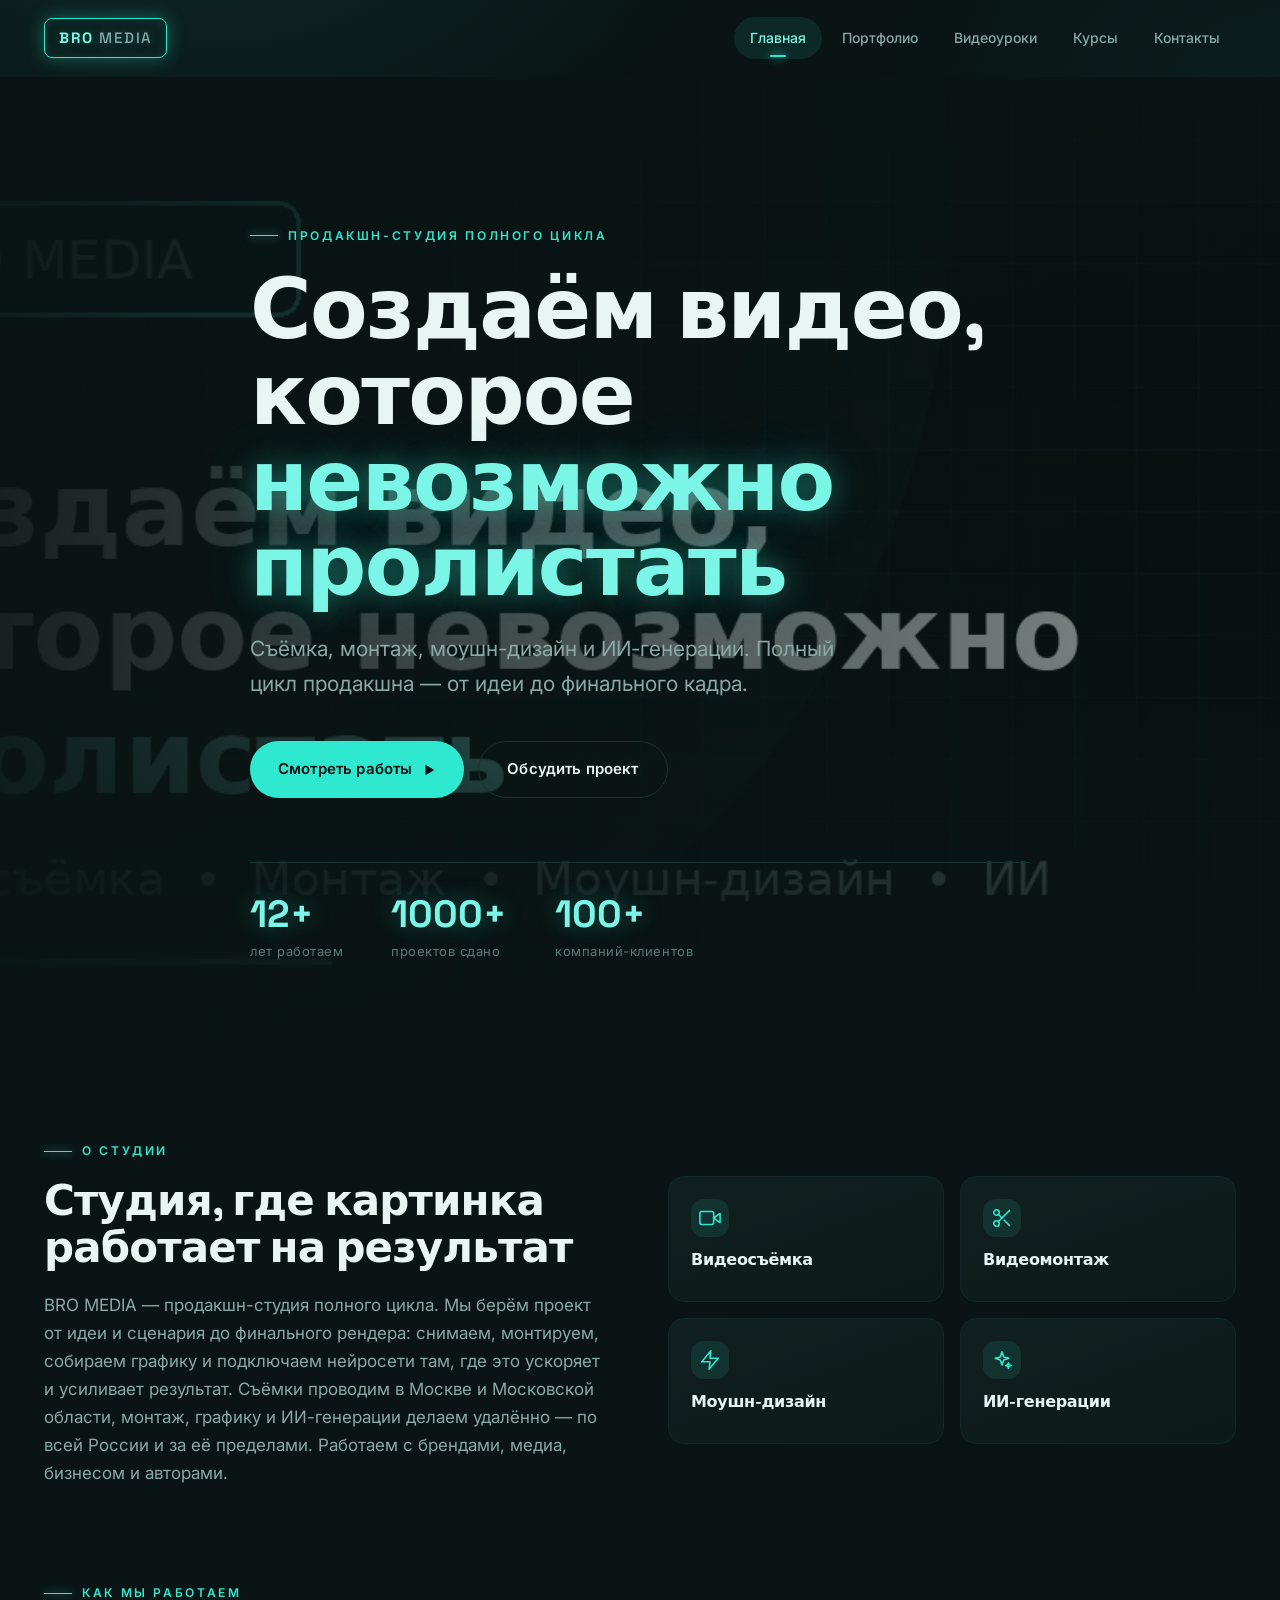
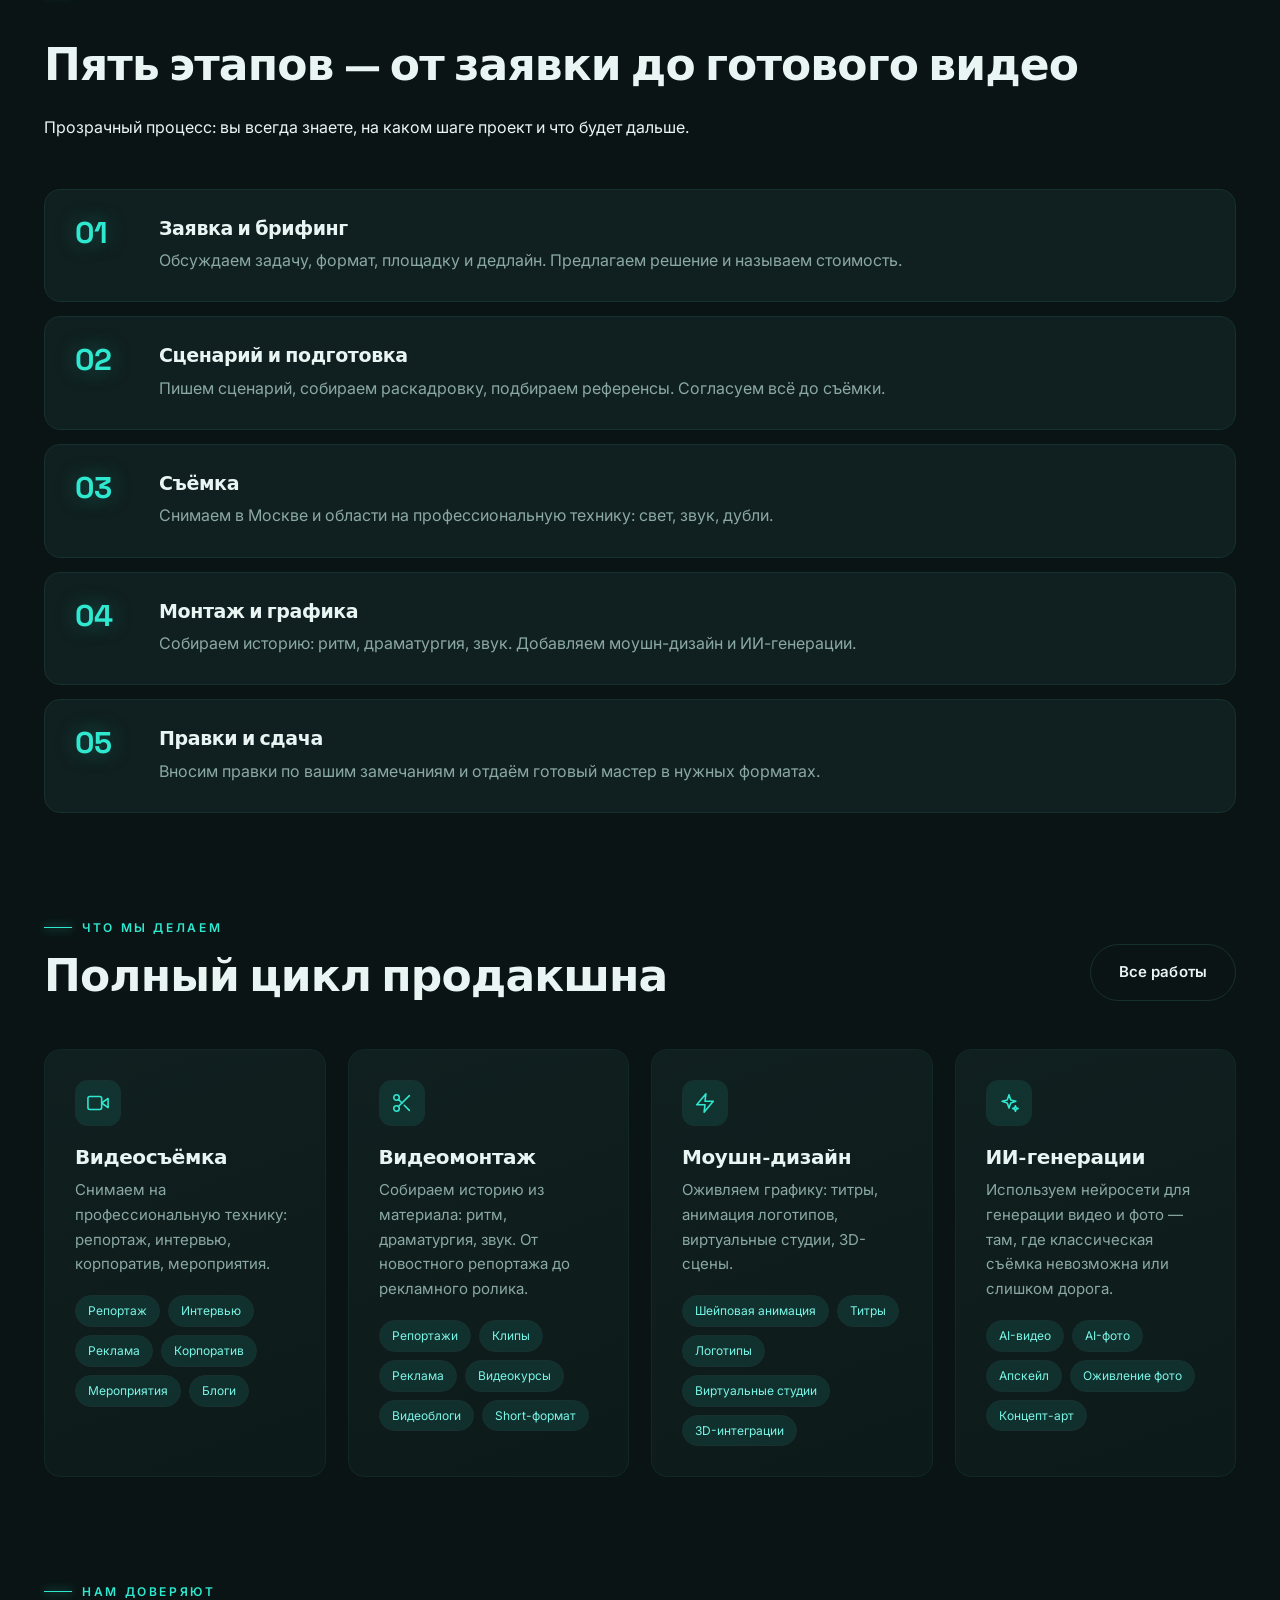
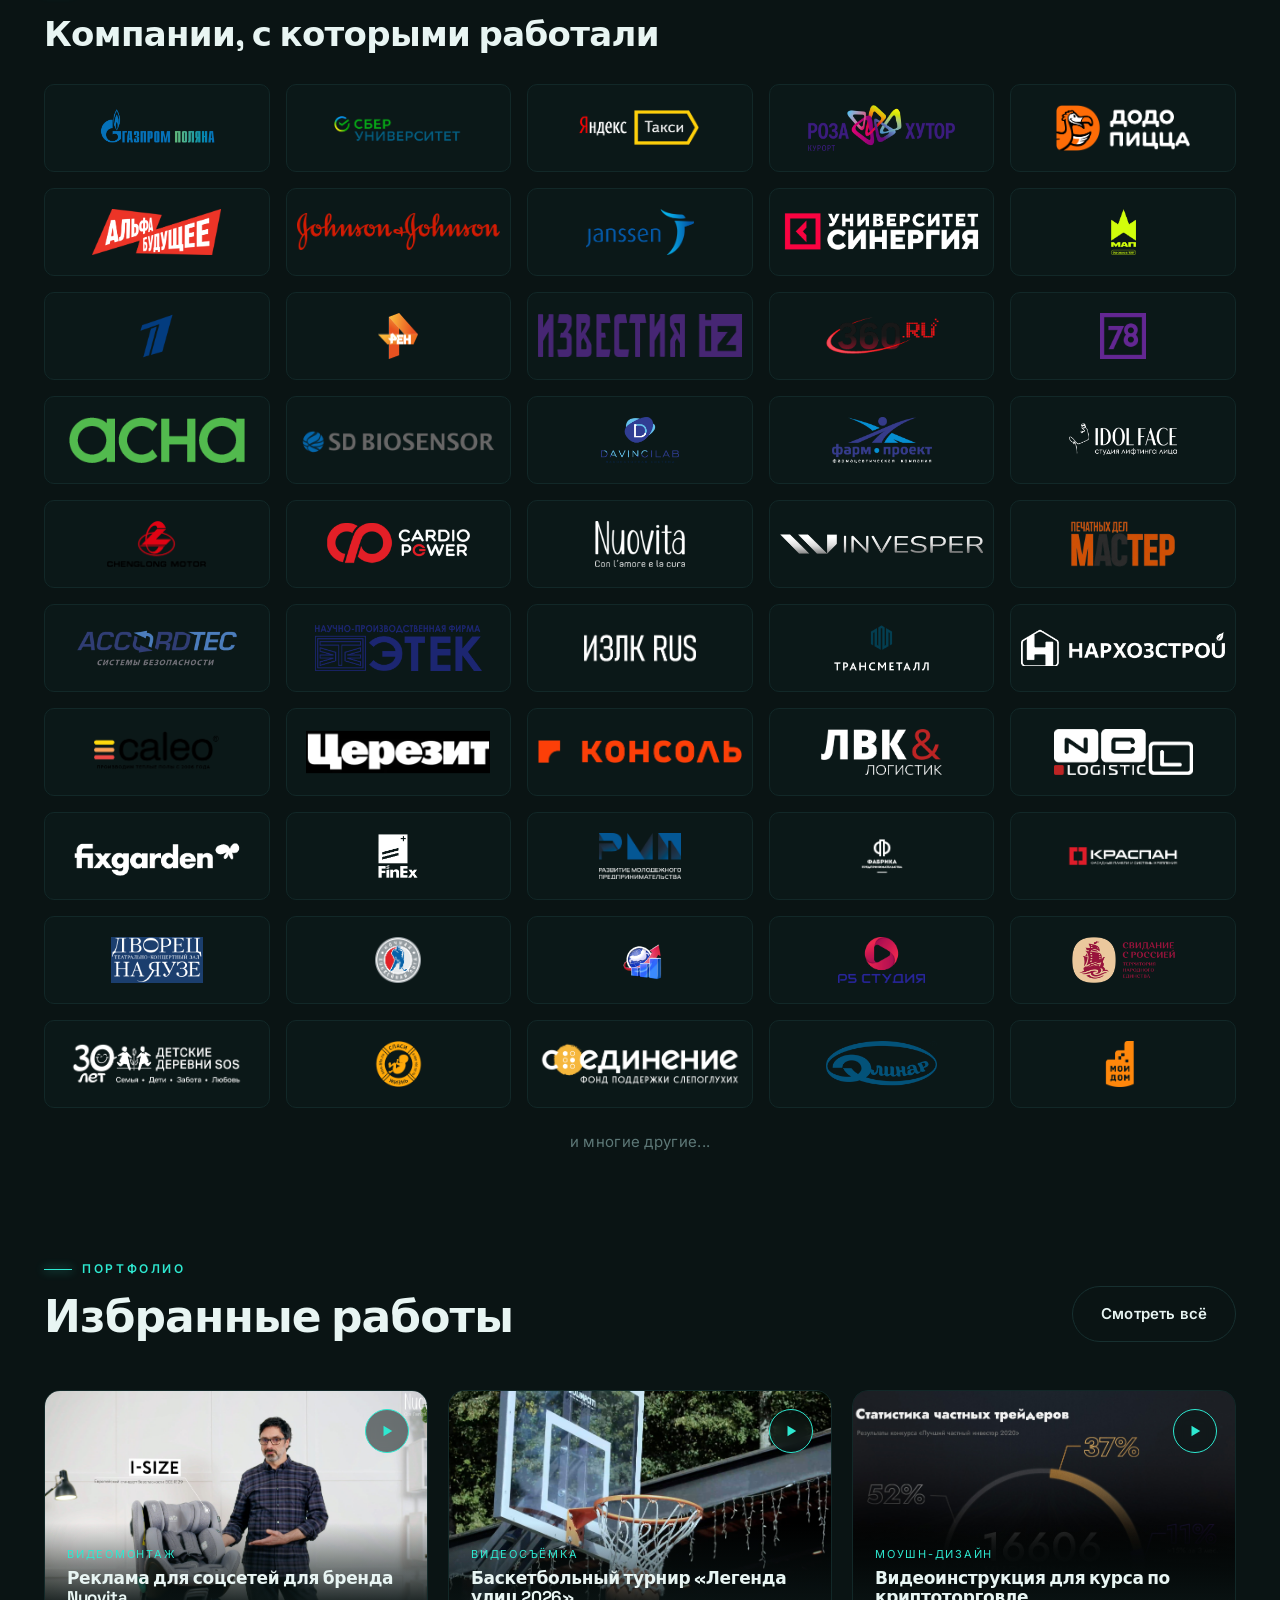
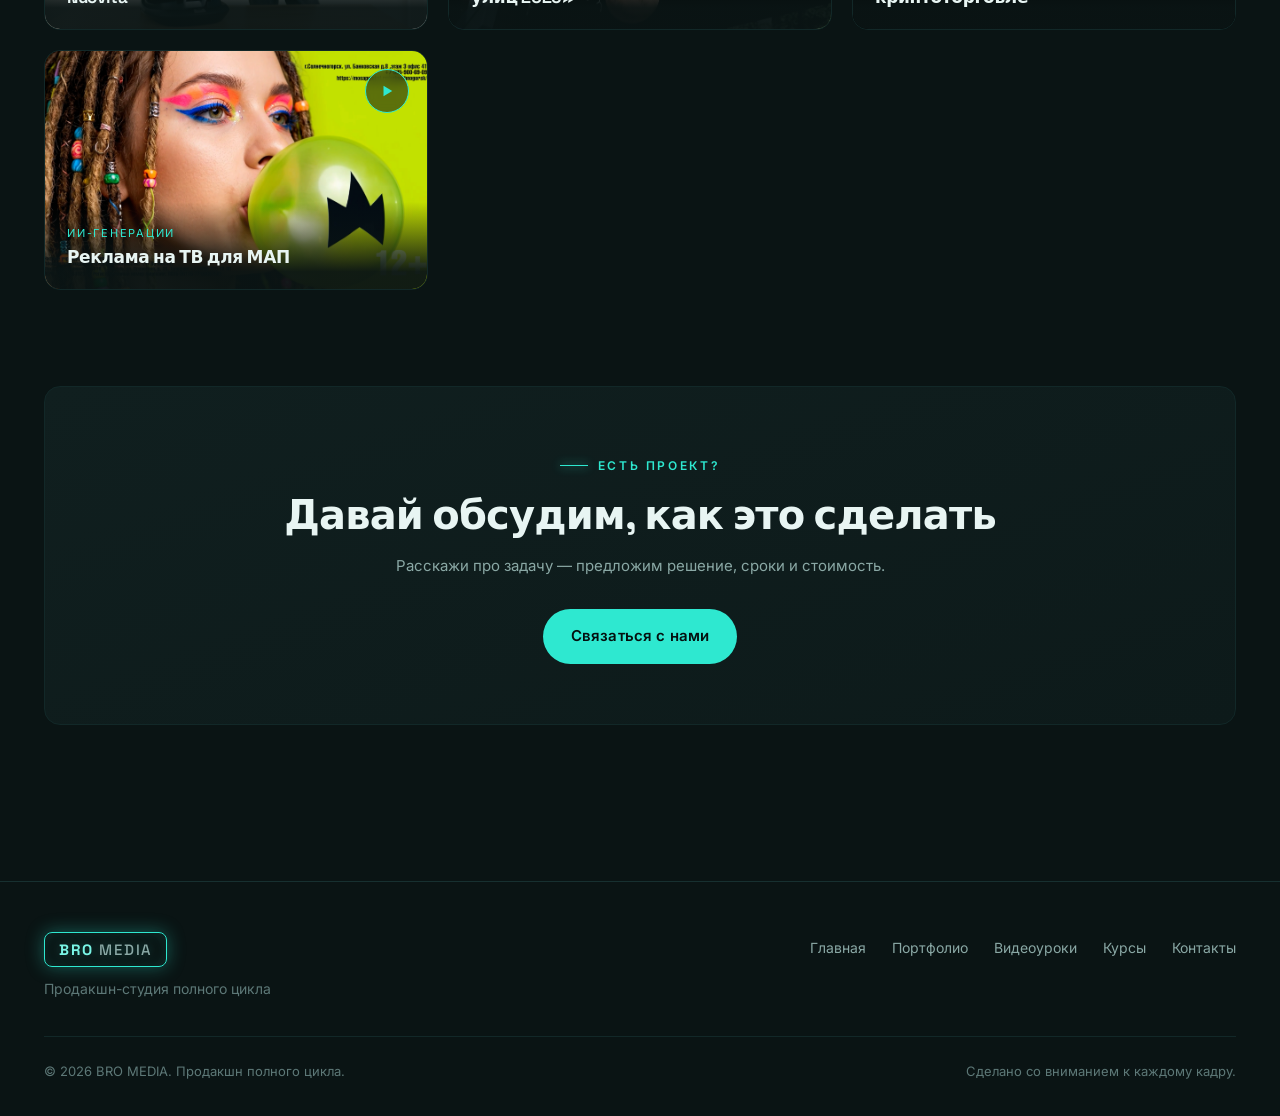
<file: index.html>
<!DOCTYPE html>
<html lang="ru">
<head>
<meta charset="UTF-8">
<meta name="viewport" content="width=device-width, initial-scale=1">
<title>BRO MEDIA — продакшн-студия полного цикла</title>
<meta name="description" content="BRO MEDIA — видеосъёмка, видеомонтаж, моушн-дизайн и ИИ-генерации. Продакшн полного цикла: от идеи до финального кадра.">
<link rel="canonical" href="https://bromedia.pro/">

<!-- favicon -->
<link rel="icon" href="favicon.ico" sizes="any">
<link rel="icon" type="image/png" href="assets/img/favicon-32.png" sizes="32x32">
<link rel="icon" type="image/png" href="assets/img/favicon-192.png" sizes="192x192">
<link rel="apple-touch-icon" href="assets/img/favicon-180.png">

<!-- превью для соцсетей и мессенджеров -->
<meta property="og:title" content="BRO MEDIA — продакшн-студия полного цикла">
<meta property="og:description" content="Видеосъёмка, монтаж, моушн-дизайн и ИИ-генерации. Полный цикл: от идеи до финального кадра.">
<meta property="og:type" content="website">
<meta property="og:url" content="https://bromedia.pro/">
<meta property="og:site_name" content="BRO MEDIA">
<meta property="og:image" content="https://bromedia.pro/assets/img/og-preview.jpg">
<meta property="og:image:width" content="1200">
<meta property="og:image:height" content="630">
<meta property="og:locale" content="ru_RU">
<meta name="twitter:card" content="summary_large_image">
<meta name="twitter:title" content="BRO MEDIA — продакшн-студия полного цикла">
<meta name="twitter:description" content="Видеосъёмка, монтаж, моушн-дизайн и ИИ-генерации.">
<meta name="twitter:image" content="https://bromedia.pro/assets/img/og-preview.jpg">
<meta name="theme-color" content="#0a1414">

<!-- облако с видео: прогреваем соединение, чтобы шапка стартовала быстрее -->
<link rel="preconnect" href="https://storage.yandexcloud.net">
<link rel="dns-prefetch" href="https://storage.yandexcloud.net">
<link rel="preconnect" href="https://fonts.googleapis.com">
<link rel="preconnect" href="https://fonts.gstatic.com" crossorigin>
<link href="https://fonts.googleapis.com/css2?family=Space+Grotesk:wght@500;600;700&family=Inter:wght@400;500;600&display=swap" rel="stylesheet">
<link rel="stylesheet" href="assets/css/style.css?v=9.8">
</head>
<body>

<header data-header></header>

<!-- ШАПКА С ВИДЕО -->
<section class="hero" data-hero></section>

<!-- О СТУДИИ -->
<section class="section" data-about style="padding-top:80px;"></section>

<!-- КАК МЫ РАБОТАЕМ -->
<section class="section" data-process style="padding-top:0;"></section>

<!-- УСЛУГИ -->
<section class="section" data-services style="padding-top:0;"></section>

<!-- КЛИЕНТЫ -->
<section class="section" data-clients style="padding-top:0;"></section>

<!-- ПОРТФОЛИО ПРЕВЬЮ -->
<section class="section" data-portfolio-preview style="padding-top:0;"></section>

<!-- CTA -->
<section class="section" style="padding-top:0;">
  <div class="wrap">
    <div class="card reveal" style="text-align:center;padding:60px 40px;">
      <span class="eyebrow" style="justify-content:center;">Есть проект?</span>
      <h2 style="font-size:clamp(26px,4vw,40px);margin:18px 0 16px;">Давай обсудим, как это сделать</h2>
      <p style="color:var(--text-dim);max-width:560px;margin:0 auto 30px;">
        Расскажи про задачу — предложим решение, сроки и стоимость.
      </p>
      <a class="btn btn-primary" href="contacts.html">Связаться с нами</a>
    </div>
  </div>
</section>

<footer data-footer></footer>

<script src="data.js?v=9.8"></script>
<script src="assets/js/main.js?v=9.8"></script>
<!-- ═══ Яндекс.Метрика ═══ -->
<script>
  window.YM_ID = 113482031;   /* единый источник номера счётчика */
  (function(m,e,t,r,i,k,a){m[i]=m[i]||function(){(m[i].a=m[i].a||[]).push(arguments)};
  m[i].l=1*new Date();
  for (var j = 0; j < document.scripts.length; j++) { if (document.scripts[j].src === r) { return; } }
  k=e.createElement(t),a=e.getElementsByTagName(t)[0],k.async=1,k.src=r,a.parentNode.insertBefore(k,a)})
  (window, document, "script", "https://mc.yandex.ru/metrika/tag.js", "ym");

  ym(window.YM_ID, "init", {
    clickmap: true,
    trackLinks: true,
    accurateTrackBounce: true,
    webvisor: true,
    trackHash: true
  });
</script>
<noscript><div><img src="https://mc.yandex.ru/watch/113482031"
  style="position:absolute;left:-9999px;" alt=""></div></noscript>
<!-- ═══ /Яндекс.Метрика ═══ -->

</body>
</html>
</file>
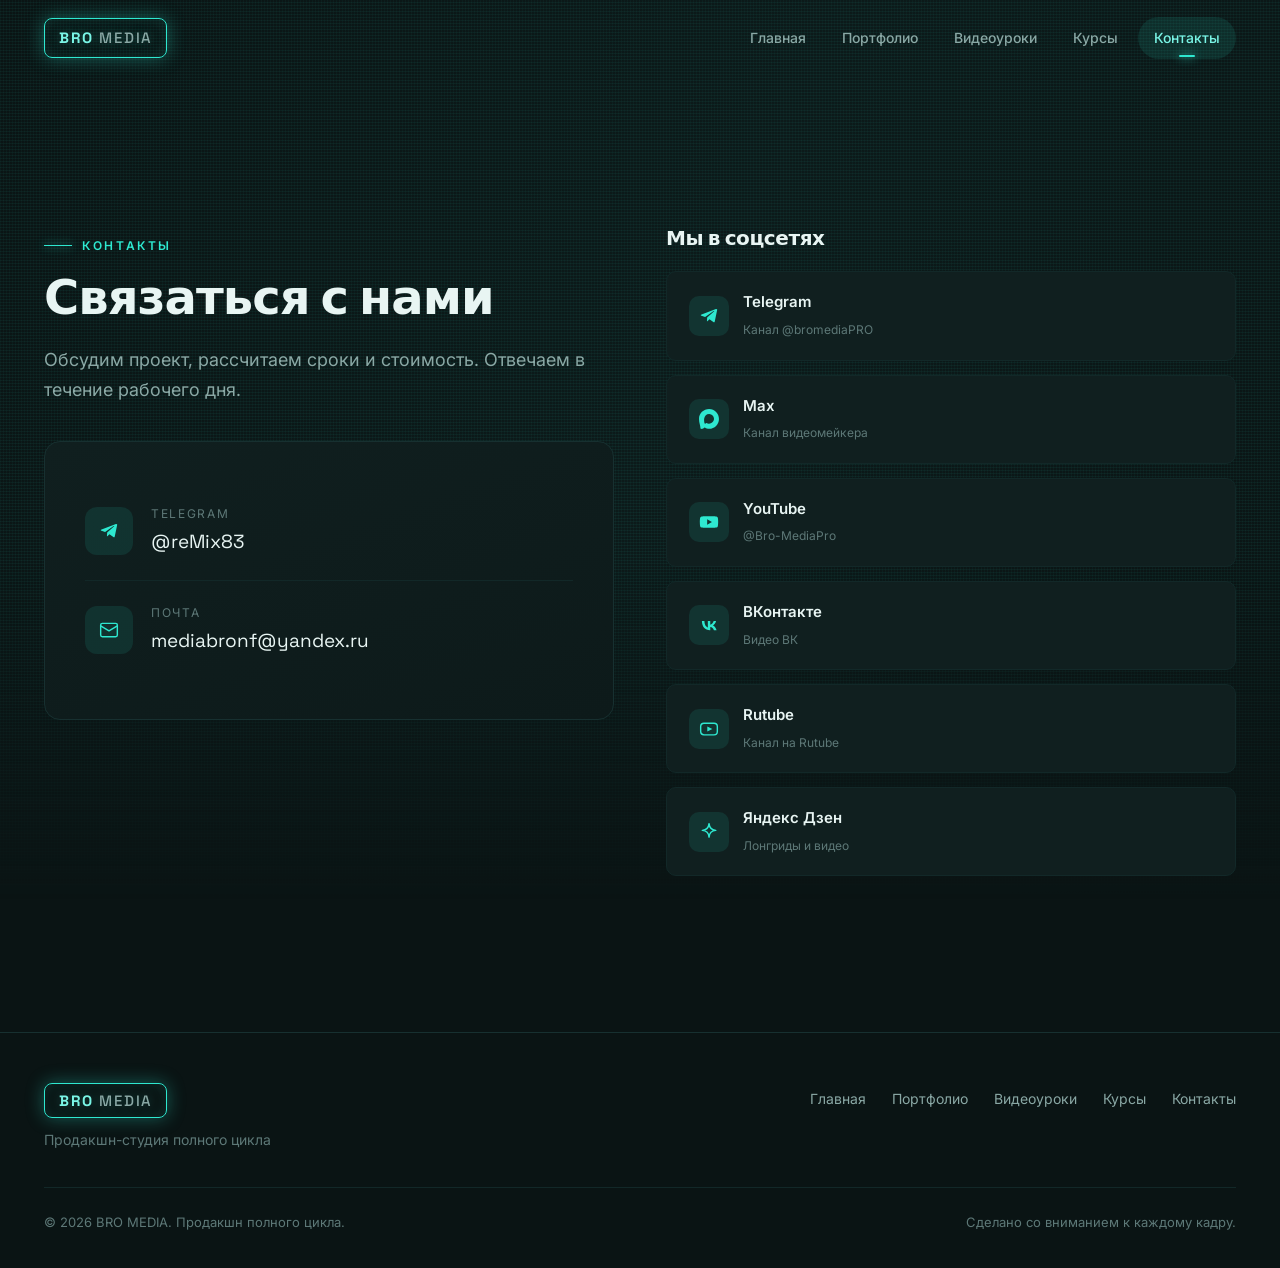
<file: contacts.html>
<!DOCTYPE html>
<html lang="ru">
<head>
<meta charset="UTF-8">
<meta name="viewport" content="width=device-width, initial-scale=1">
<title>Контакты — BRO MEDIA</title>
<meta name="description" content="Свяжитесь со студией BRO MEDIA: Telegram @reMix83, почта mediabronf@yandex.ru.">
<meta name="theme-color" content="#0a1414">
<link rel="canonical" href="https://bromedia.pro/contacts.html">
<link rel="icon" href="favicon.ico" sizes="any">
<link rel="icon" type="image/png" href="assets/img/favicon-32.png" sizes="32x32">
<link rel="apple-touch-icon" href="assets/img/favicon-180.png">
<meta property="og:title" content="Контакты — BRO MEDIA">
<meta property="og:description" content="Свяжитесь со студией: Telegram @reMix83, почта mediabronf@yandex.ru.">
<meta property="og:type" content="website">
<meta property="og:url" content="https://bromedia.pro/contacts.html">
<meta property="og:site_name" content="BRO MEDIA">
<meta property="og:image" content="https://bromedia.pro/assets/img/og-preview.jpg">
<meta property="og:image:width" content="1200">
<meta property="og:image:height" content="630">
<meta property="og:locale" content="ru_RU">
<meta name="twitter:card" content="summary_large_image">
<meta name="twitter:image" content="https://bromedia.pro/assets/img/og-preview.jpg">
<!-- облако с видео: прогреваем соединение, чтобы шапка стартовала быстрее -->
<link rel="preconnect" href="https://storage.yandexcloud.net">
<link rel="dns-prefetch" href="https://storage.yandexcloud.net">
<link rel="preconnect" href="https://fonts.googleapis.com">
<link rel="preconnect" href="https://fonts.gstatic.com" crossorigin>
<link href="https://fonts.googleapis.com/css2?family=Space+Grotesk:wght@500;600;700&family=Inter:wght@400;500;600&display=swap" rel="stylesheet">
<link rel="stylesheet" href="assets/css/style.css?v=9.8">
</head>
<body>

<header data-header></header>

<section class="section" data-contacts style="padding-top:150px;"></section>

<footer data-footer></footer>

<script src="data.js?v=9.8"></script>
<script src="assets/js/main.js?v=9.8"></script>
<!-- ═══ Яндекс.Метрика ═══ -->
<script>
  window.YM_ID = 113482031;   /* единый источник номера счётчика */
  (function(m,e,t,r,i,k,a){m[i]=m[i]||function(){(m[i].a=m[i].a||[]).push(arguments)};
  m[i].l=1*new Date();
  for (var j = 0; j < document.scripts.length; j++) { if (document.scripts[j].src === r) { return; } }
  k=e.createElement(t),a=e.getElementsByTagName(t)[0],k.async=1,k.src=r,a.parentNode.insertBefore(k,a)})
  (window, document, "script", "https://mc.yandex.ru/metrika/tag.js", "ym");

  ym(window.YM_ID, "init", {
    clickmap: true,
    trackLinks: true,
    accurateTrackBounce: true,
    webvisor: true,
    trackHash: true
  });
</script>
<noscript><div><img src="https://mc.yandex.ru/watch/113482031"
  style="position:absolute;left:-9999px;" alt=""></div></noscript>
<!-- ═══ /Яндекс.Метрика ═══ -->

</body>
</html>
</file>
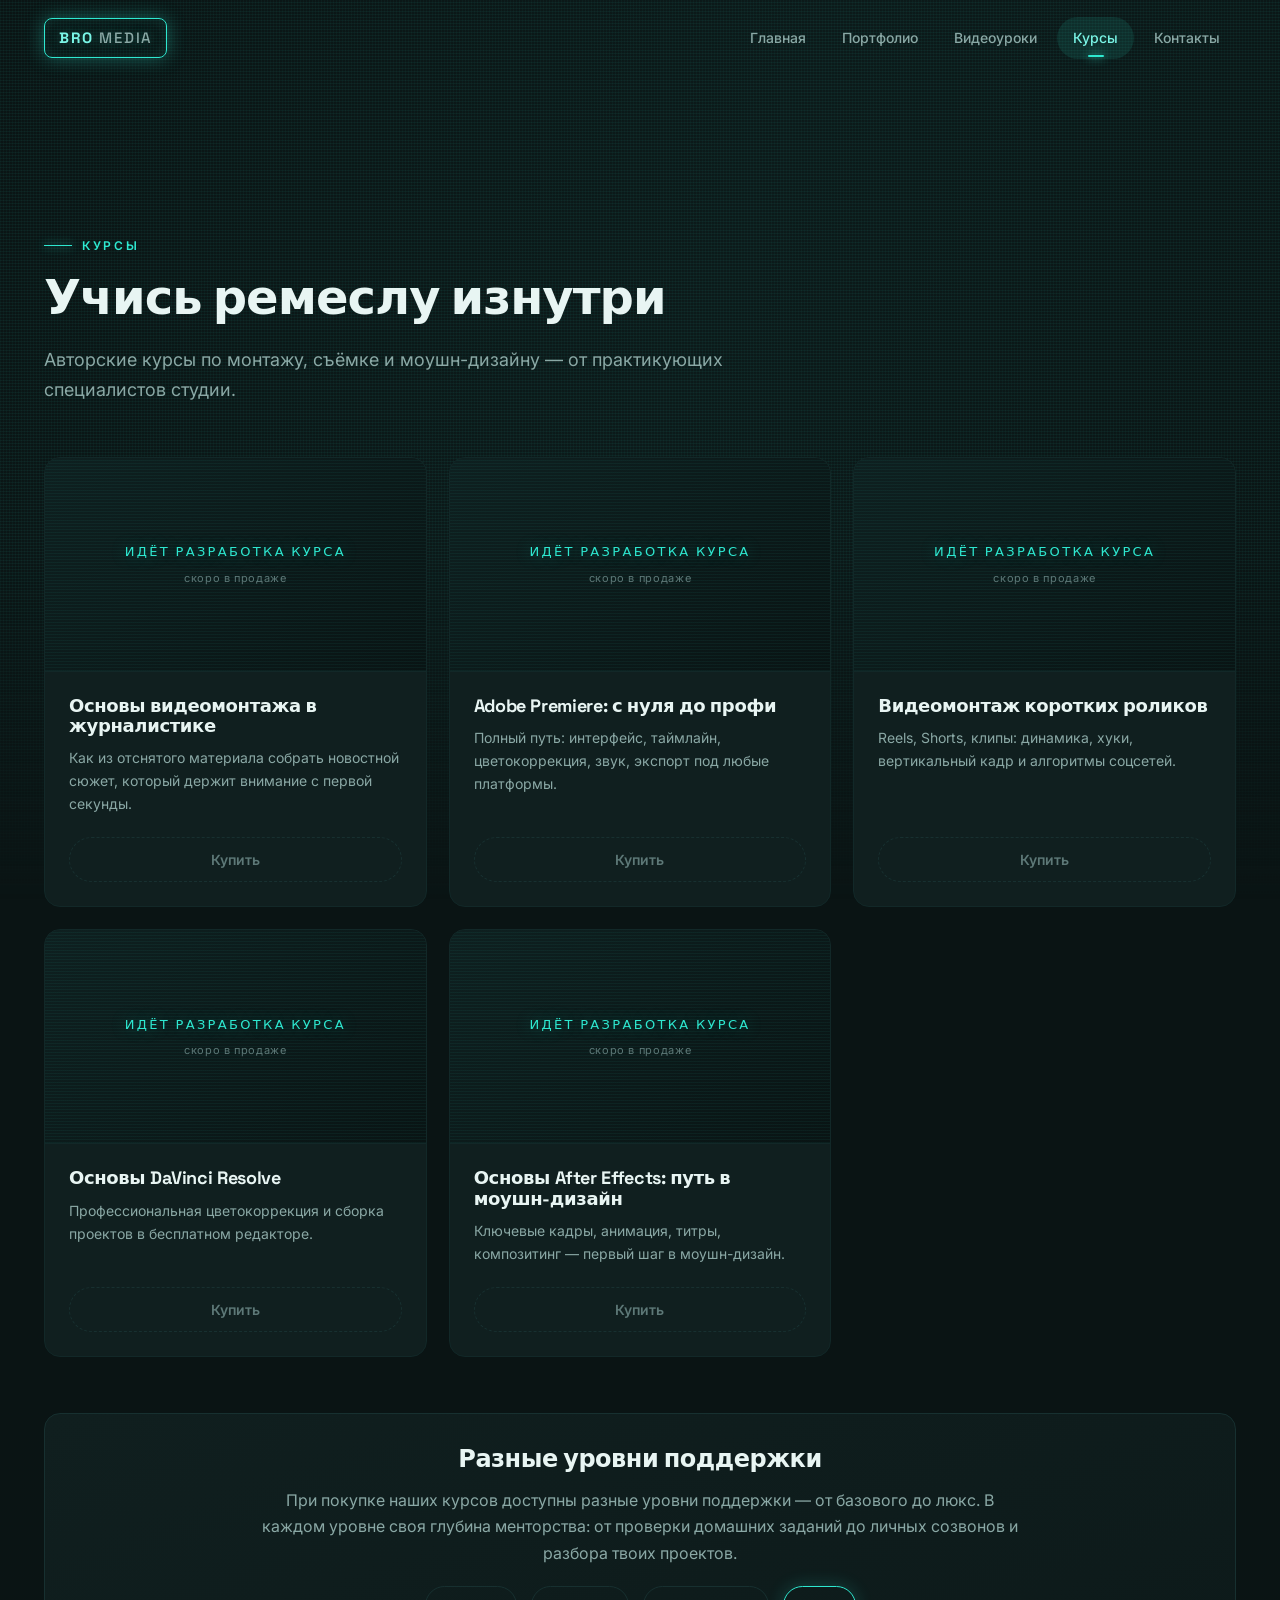
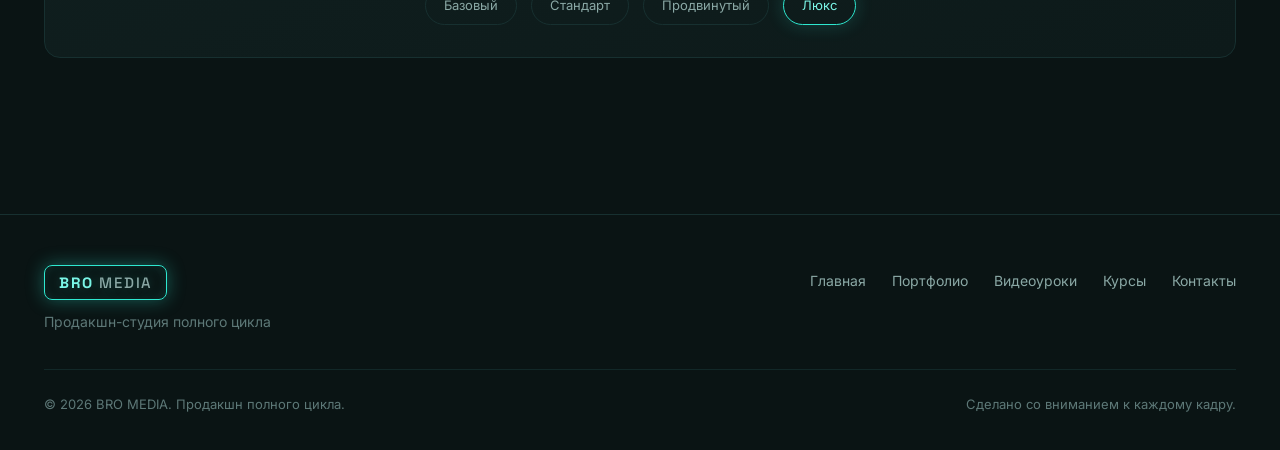
<file: courses.html>
<!DOCTYPE html>
<html lang="ru">
<head>
<meta charset="UTF-8">
<meta name="viewport" content="width=device-width, initial-scale=1">
<title>Курсы — BRO MEDIA</title>
<meta name="description" content="Авторские курсы BRO MEDIA: видеомонтаж в журналистике, Adobe Premiere, короткие ролики, DaVinci Resolve, After Effects.">
<meta name="theme-color" content="#0a1414">
<link rel="canonical" href="https://bromedia.pro/courses.html">
<link rel="icon" href="favicon.ico" sizes="any">
<link rel="icon" type="image/png" href="assets/img/favicon-32.png" sizes="32x32">
<link rel="apple-touch-icon" href="assets/img/favicon-180.png">
<meta property="og:title" content="Курсы — BRO MEDIA">
<meta property="og:description" content="Авторские курсы по монтажу, съёмке и моушн-дизайну.">
<meta property="og:type" content="website">
<meta property="og:url" content="https://bromedia.pro/courses.html">
<meta property="og:site_name" content="BRO MEDIA">
<meta property="og:image" content="https://bromedia.pro/assets/img/og-preview.jpg">
<meta property="og:image:width" content="1200">
<meta property="og:image:height" content="630">
<meta property="og:locale" content="ru_RU">
<meta name="twitter:card" content="summary_large_image">
<meta name="twitter:image" content="https://bromedia.pro/assets/img/og-preview.jpg">
<!-- облако с видео: прогреваем соединение, чтобы шапка стартовала быстрее -->
<link rel="preconnect" href="https://storage.yandexcloud.net">
<link rel="dns-prefetch" href="https://storage.yandexcloud.net">
<link rel="preconnect" href="https://fonts.googleapis.com">
<link rel="preconnect" href="https://fonts.gstatic.com" crossorigin>
<link href="https://fonts.googleapis.com/css2?family=Space+Grotesk:wght@500;600;700&family=Inter:wght@400;500;600&display=swap" rel="stylesheet">
<link rel="stylesheet" href="assets/css/style.css?v=9.8">
</head>
<body>

<header data-header></header>

<section class="section" data-courses style="padding-top:150px;"></section>

<footer data-footer></footer>

<script src="data.js?v=9.8"></script>
<script src="assets/js/main.js?v=9.8"></script>
<!-- ═══ Яндекс.Метрика ═══ -->
<script>
  window.YM_ID = 113482031;   /* единый источник номера счётчика */
  (function(m,e,t,r,i,k,a){m[i]=m[i]||function(){(m[i].a=m[i].a||[]).push(arguments)};
  m[i].l=1*new Date();
  for (var j = 0; j < document.scripts.length; j++) { if (document.scripts[j].src === r) { return; } }
  k=e.createElement(t),a=e.getElementsByTagName(t)[0],k.async=1,k.src=r,a.parentNode.insertBefore(k,a)})
  (window, document, "script", "https://mc.yandex.ru/metrika/tag.js", "ym");

  ym(window.YM_ID, "init", {
    clickmap: true,
    trackLinks: true,
    accurateTrackBounce: true,
    webvisor: true,
    trackHash: true
  });
</script>
<noscript><div><img src="https://mc.yandex.ru/watch/113482031"
  style="position:absolute;left:-9999px;" alt=""></div></noscript>
<!-- ═══ /Яндекс.Метрика ═══ -->

</body>
</html>
</file>
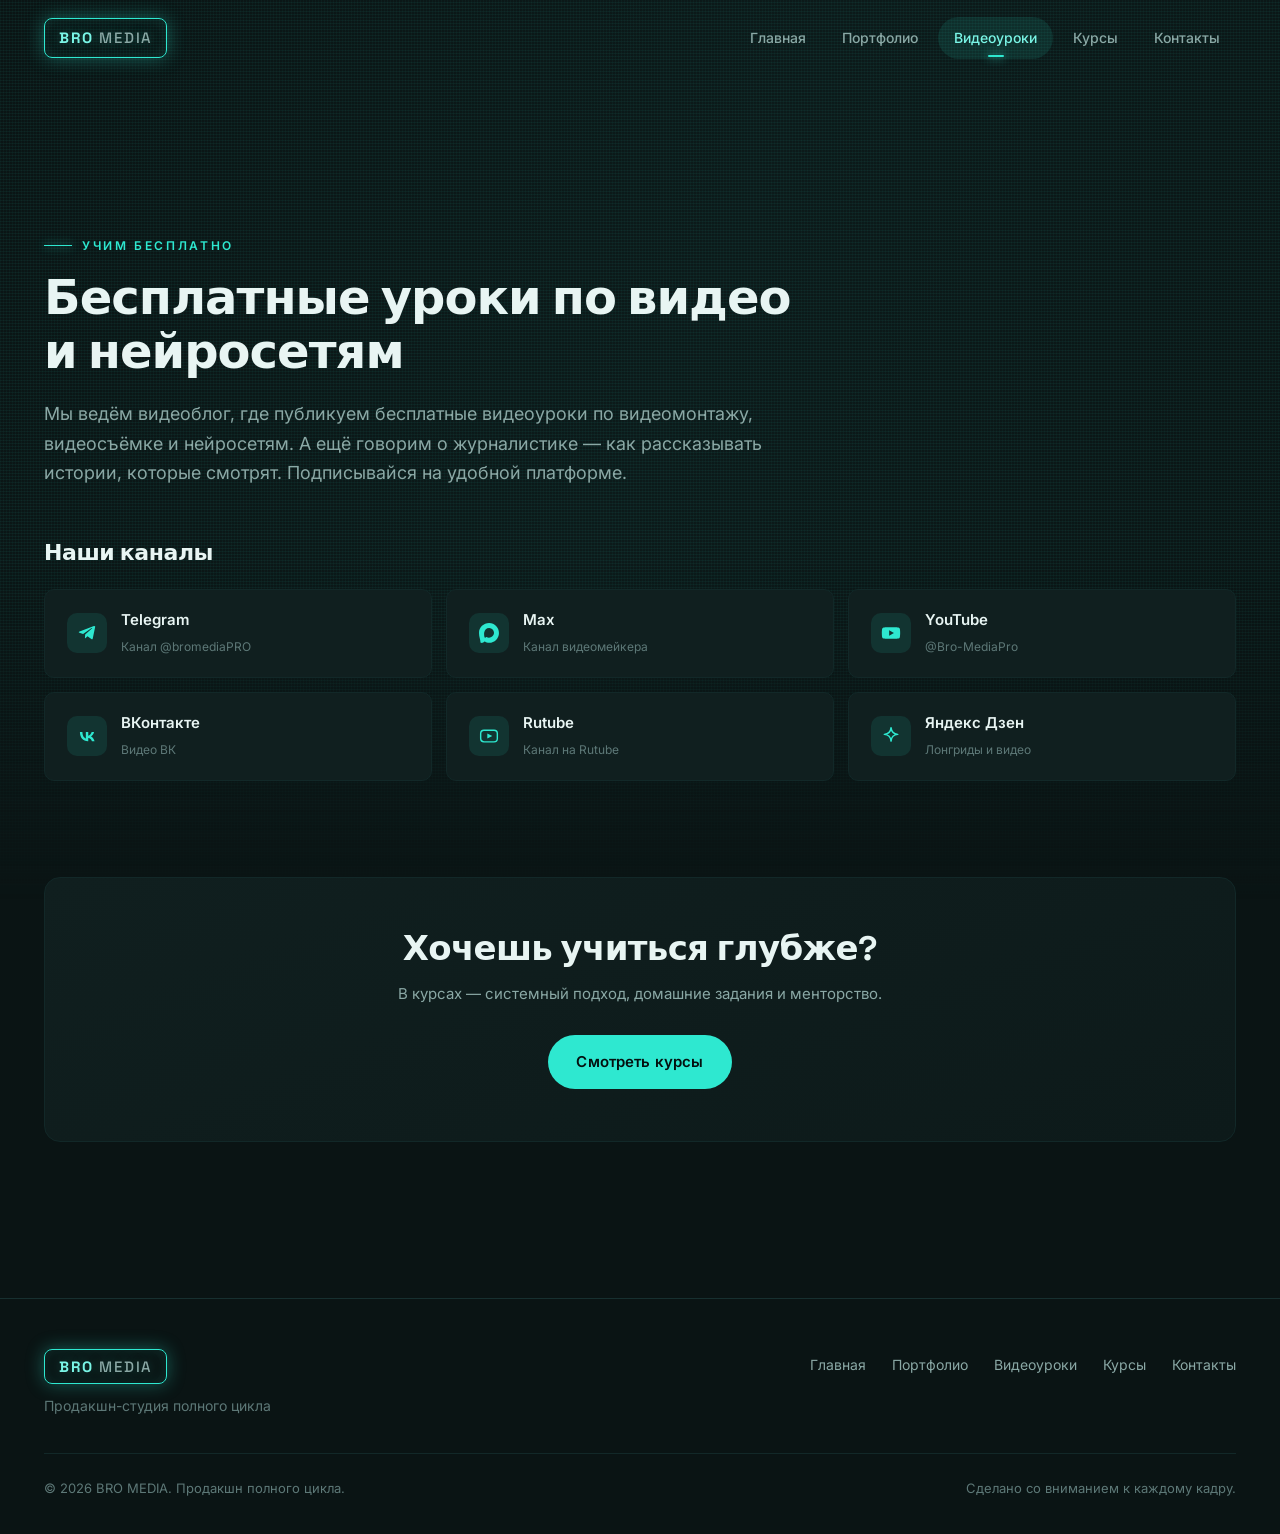
<file: lessons.html>
<!DOCTYPE html>
<html lang="ru">
<head>
<meta charset="UTF-8">
<meta name="viewport" content="width=device-width, initial-scale=1">
<title>Видеоуроки — BRO MEDIA</title>
<meta name="description" content="Бесплатные видеоуроки по видеомонтажу, видеосъёмке, нейросетям и журналистике от студии BRO MEDIA.">
<link rel="canonical" href="https://bromedia.pro/lessons.html">
<link rel="icon" href="favicon.ico" sizes="any">
<link rel="icon" type="image/png" href="assets/img/favicon-32.png" sizes="32x32">
<link rel="apple-touch-icon" href="assets/img/favicon-180.png">
<meta property="og:title" content="Видеоуроки — BRO MEDIA">
<meta property="og:description" content="Бесплатные уроки по видеомонтажу, съёмке, нейросетям и журналистике.">
<meta property="og:type" content="website">
<meta property="og:url" content="https://bromedia.pro/lessons.html">
<meta property="og:site_name" content="BRO MEDIA">
<meta property="og:image" content="https://bromedia.pro/assets/img/og-preview.jpg">
<meta property="og:image:width" content="1200">
<meta property="og:image:height" content="630">
<meta property="og:locale" content="ru_RU">
<meta name="twitter:card" content="summary_large_image">
<meta name="twitter:image" content="https://bromedia.pro/assets/img/og-preview.jpg">
<meta name="theme-color" content="#0a1414">
<!-- облако с видео: прогреваем соединение, чтобы шапка стартовала быстрее -->
<link rel="preconnect" href="https://storage.yandexcloud.net">
<link rel="dns-prefetch" href="https://storage.yandexcloud.net">
<link rel="preconnect" href="https://fonts.googleapis.com">
<link rel="preconnect" href="https://fonts.gstatic.com" crossorigin>
<link href="https://fonts.googleapis.com/css2?family=Space+Grotesk:wght@500;600;700&family=Inter:wght@400;500;600&display=swap" rel="stylesheet">
<link rel="stylesheet" href="assets/css/style.css?v=9.8">
</head>
<body>

<header data-header></header>

<section class="section" data-lessons style="padding-top:150px;"></section>

<section class="section" style="padding-top:0;">
  <div class="wrap">
    <div class="card reveal" style="text-align:center;padding:52px 40px;">
      <h2 style="font-size:clamp(24px,3.4vw,34px);margin-bottom:14px;">Хочешь учиться глубже?</h2>
      <p style="color:var(--text-dim);max-width:540px;margin:0 auto 28px;">
        В курсах — системный подход, домашние задания и менторство.
      </p>
      <a class="btn btn-primary" href="courses.html">Смотреть курсы</a>
    </div>
  </div>
</section>

<footer data-footer></footer>

<script src="data.js?v=9.8"></script>
<script src="assets/js/main.js?v=9.8"></script>
<!-- ═══ Яндекс.Метрика ═══ -->
<script>
  window.YM_ID = 113482031;   /* единый источник номера счётчика */
  (function(m,e,t,r,i,k,a){m[i]=m[i]||function(){(m[i].a=m[i].a||[]).push(arguments)};
  m[i].l=1*new Date();
  for (var j = 0; j < document.scripts.length; j++) { if (document.scripts[j].src === r) { return; } }
  k=e.createElement(t),a=e.getElementsByTagName(t)[0],k.async=1,k.src=r,a.parentNode.insertBefore(k,a)})
  (window, document, "script", "https://mc.yandex.ru/metrika/tag.js", "ym");

  ym(window.YM_ID, "init", {
    clickmap: true,
    trackLinks: true,
    accurateTrackBounce: true,
    webvisor: true,
    trackHash: true
  });
</script>
<noscript><div><img src="https://mc.yandex.ru/watch/113482031"
  style="position:absolute;left:-9999px;" alt=""></div></noscript>
<!-- ═══ /Яндекс.Метрика ═══ -->

</body>
</html>
</file>
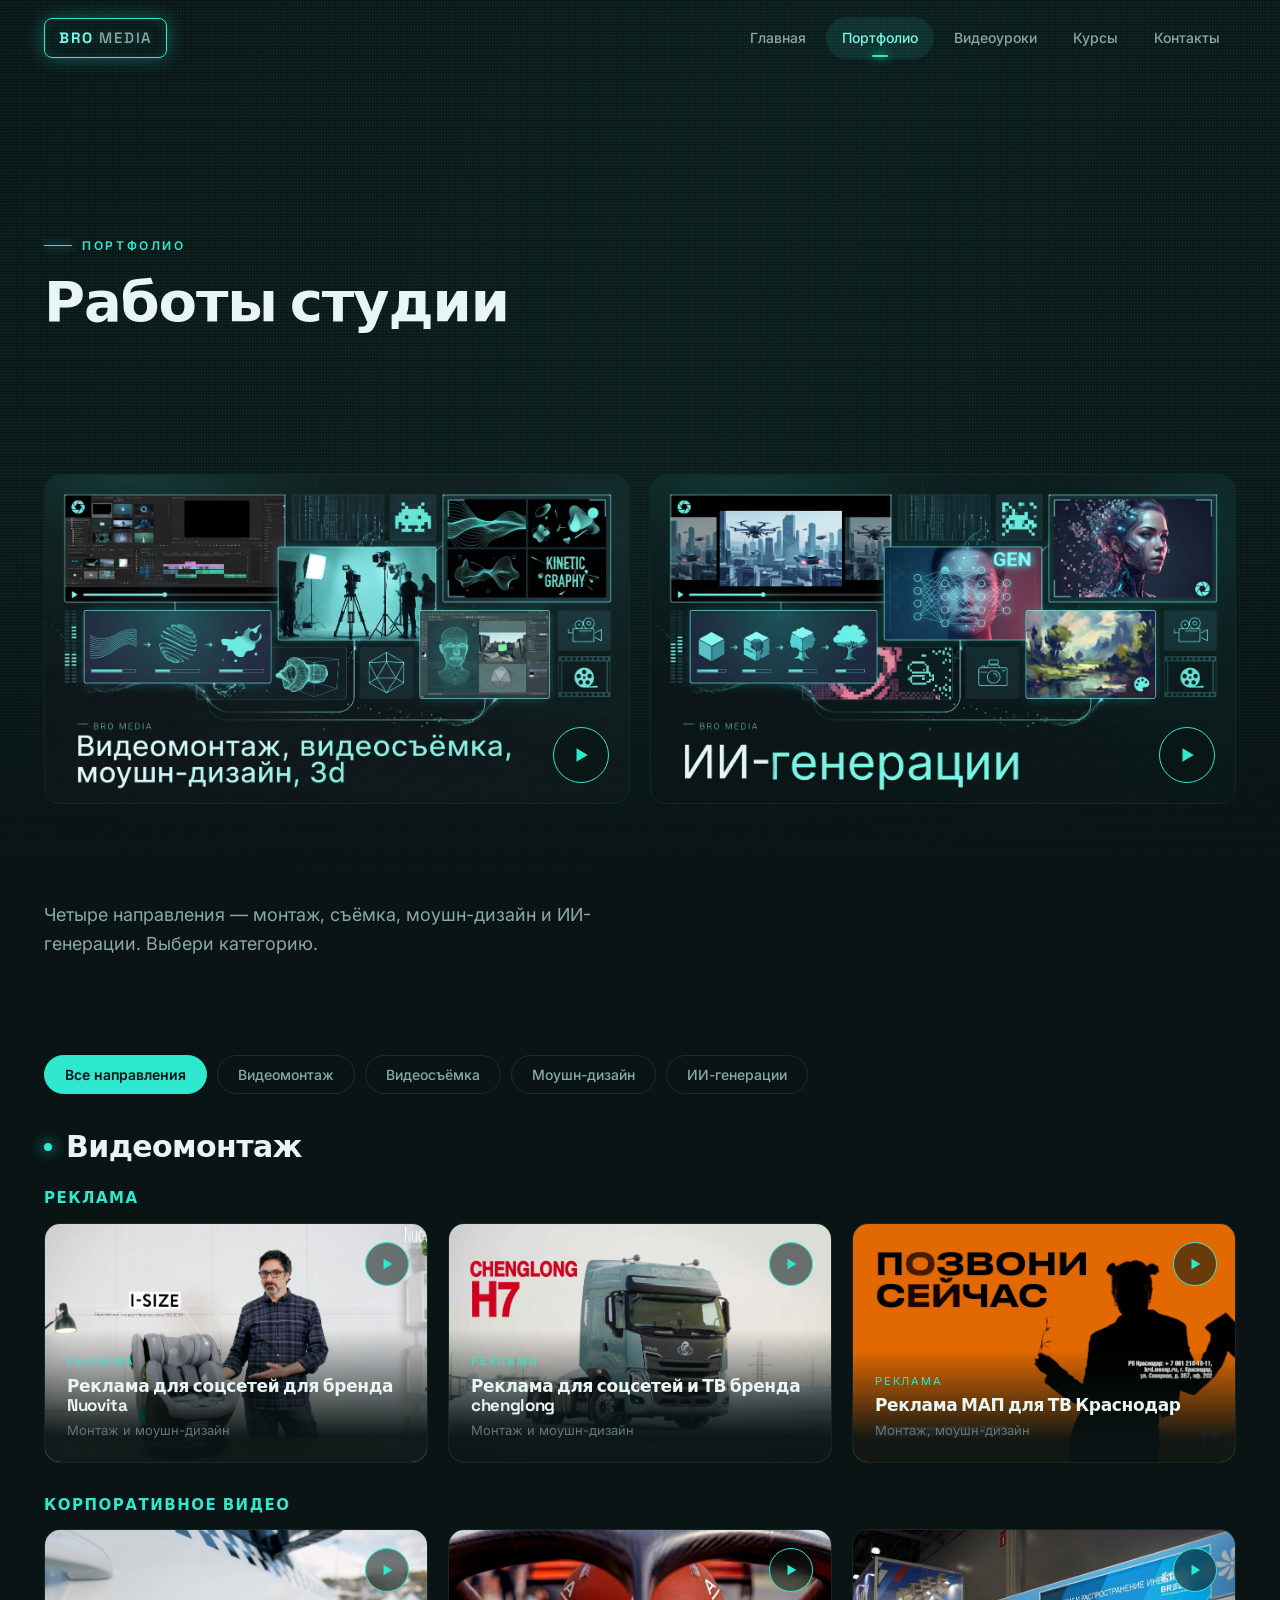
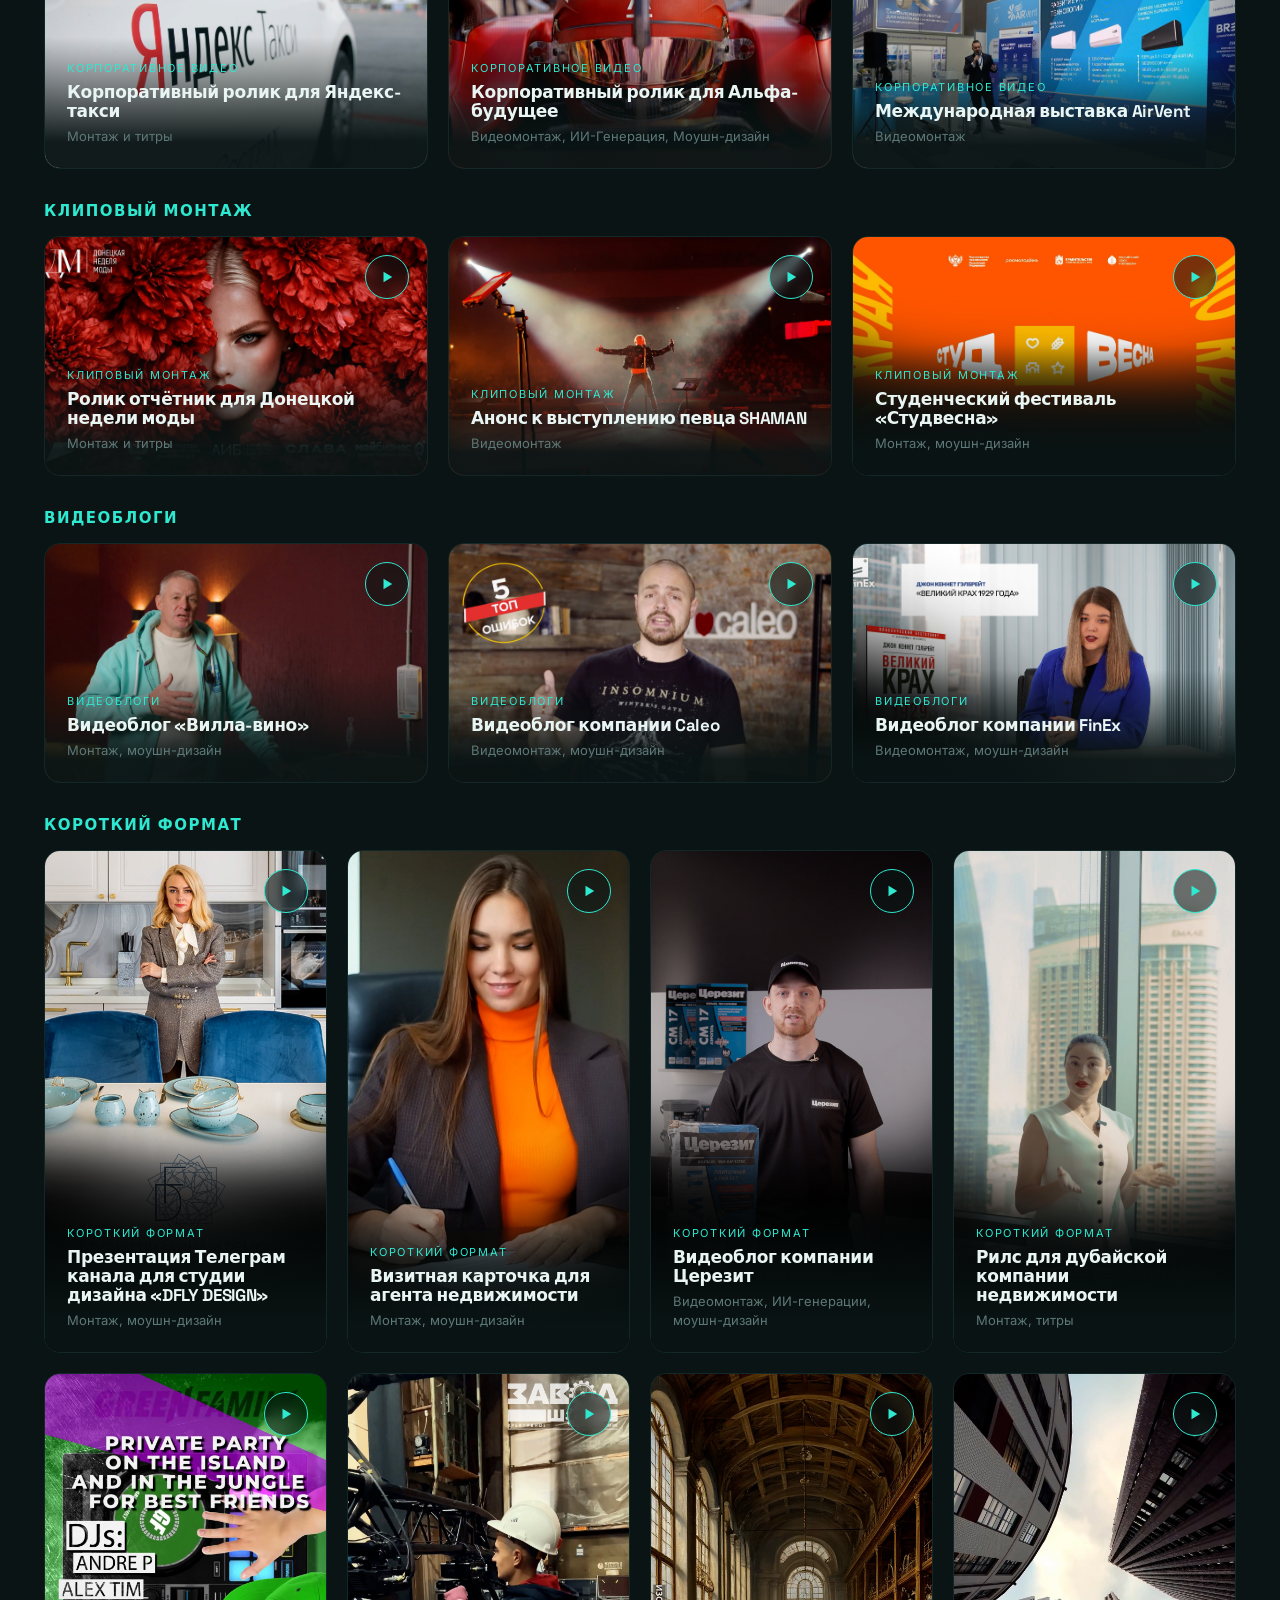
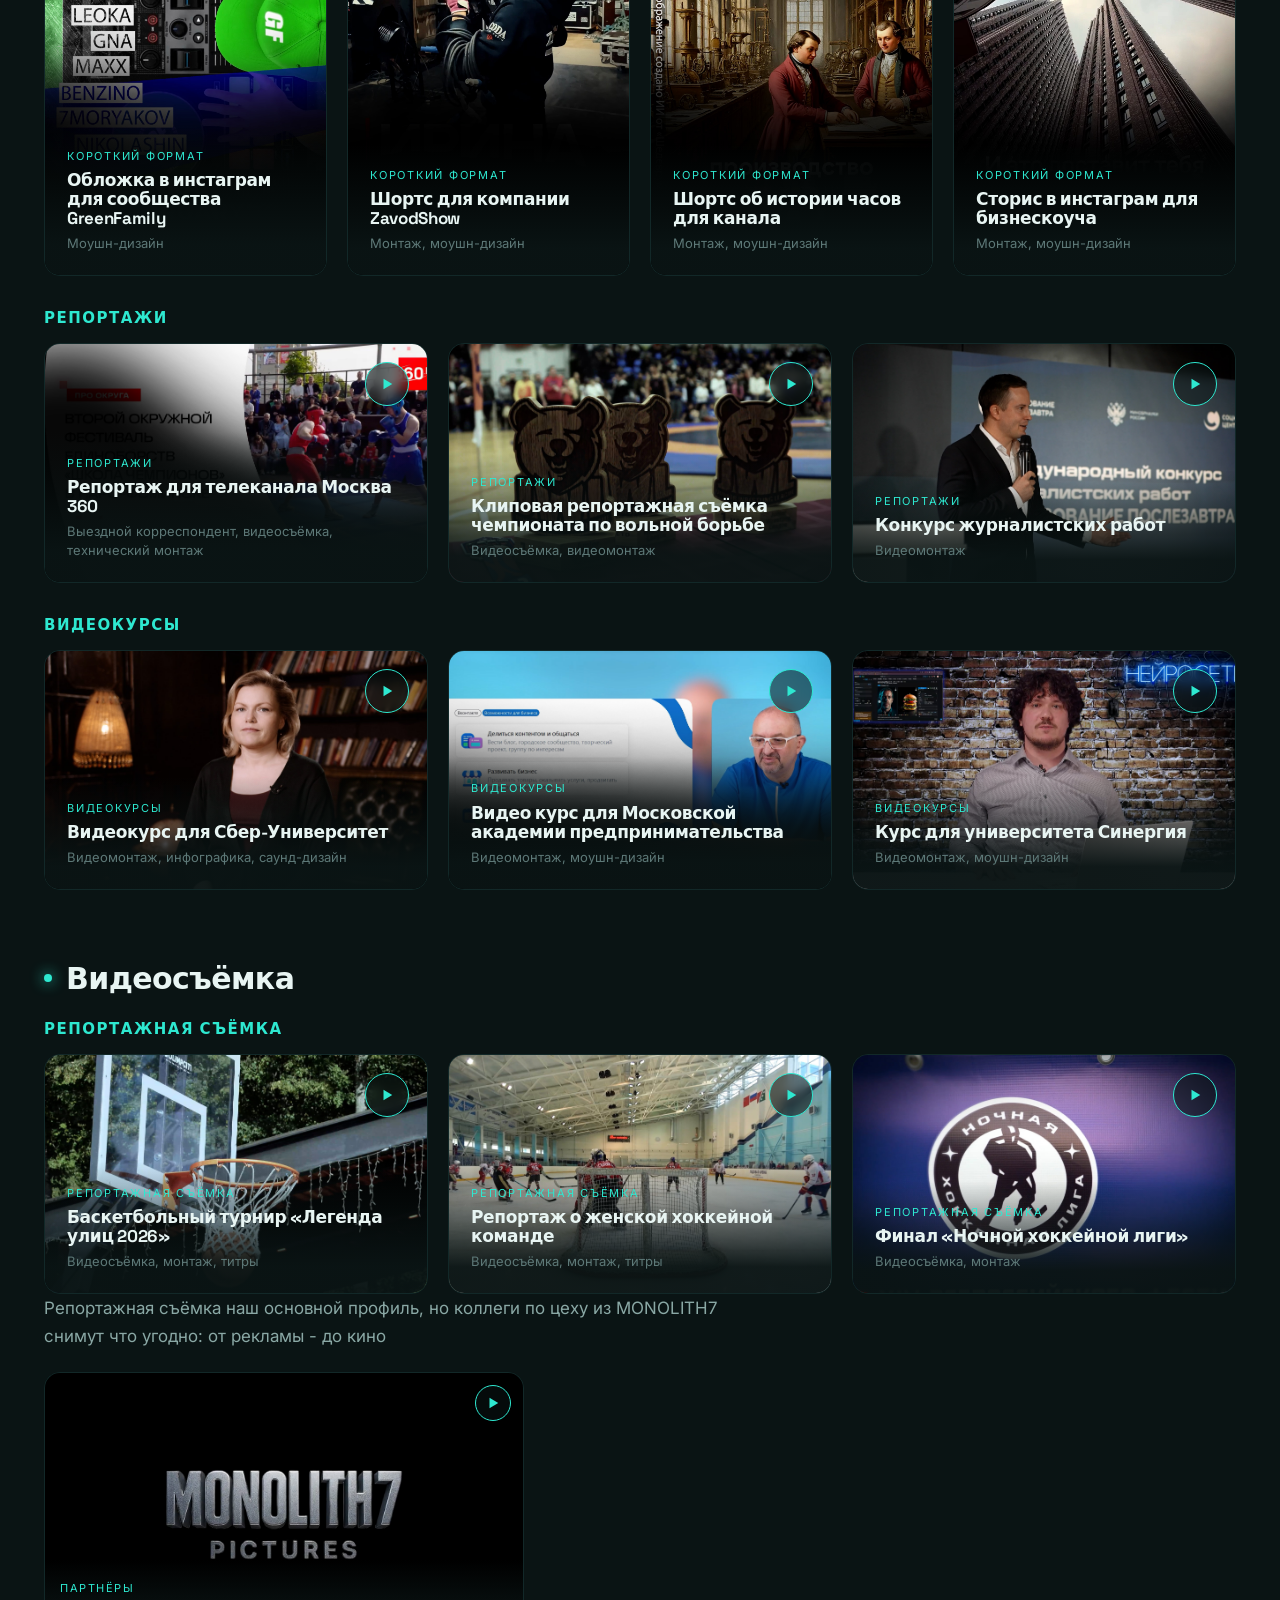
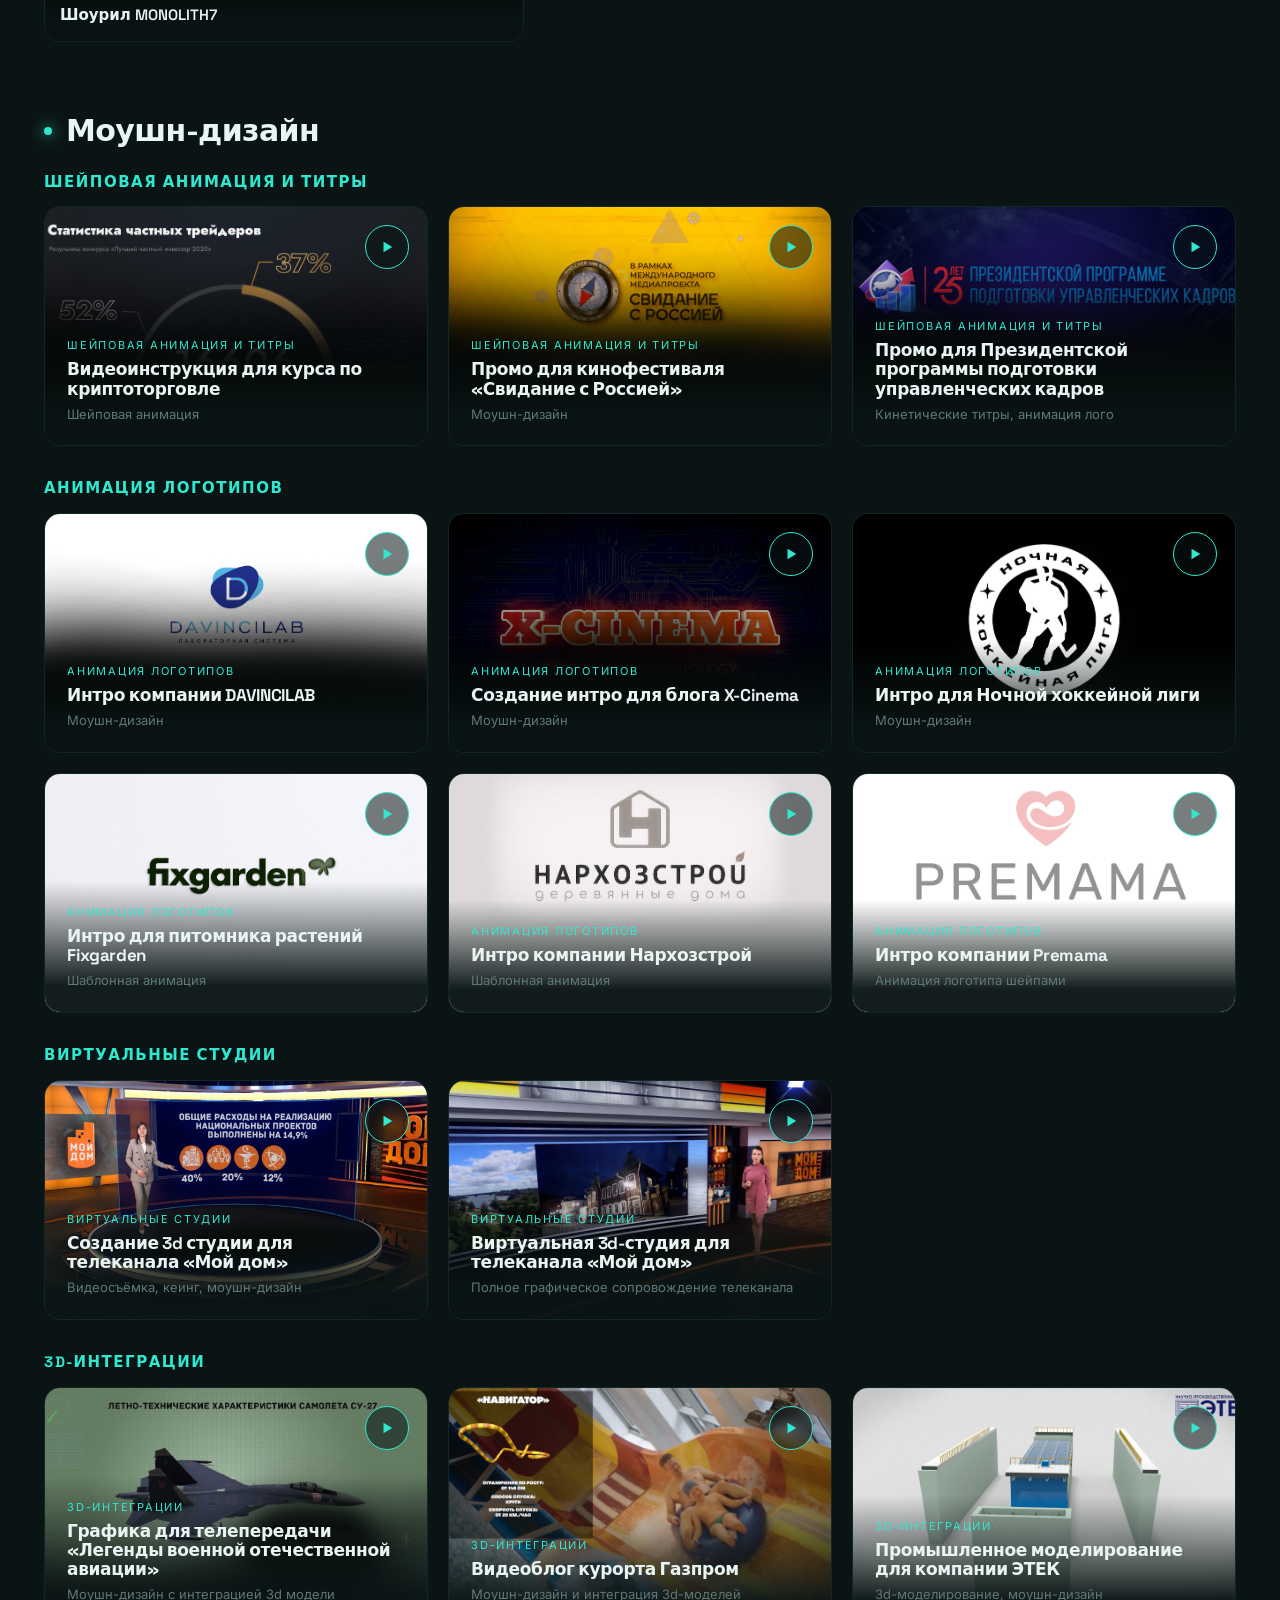
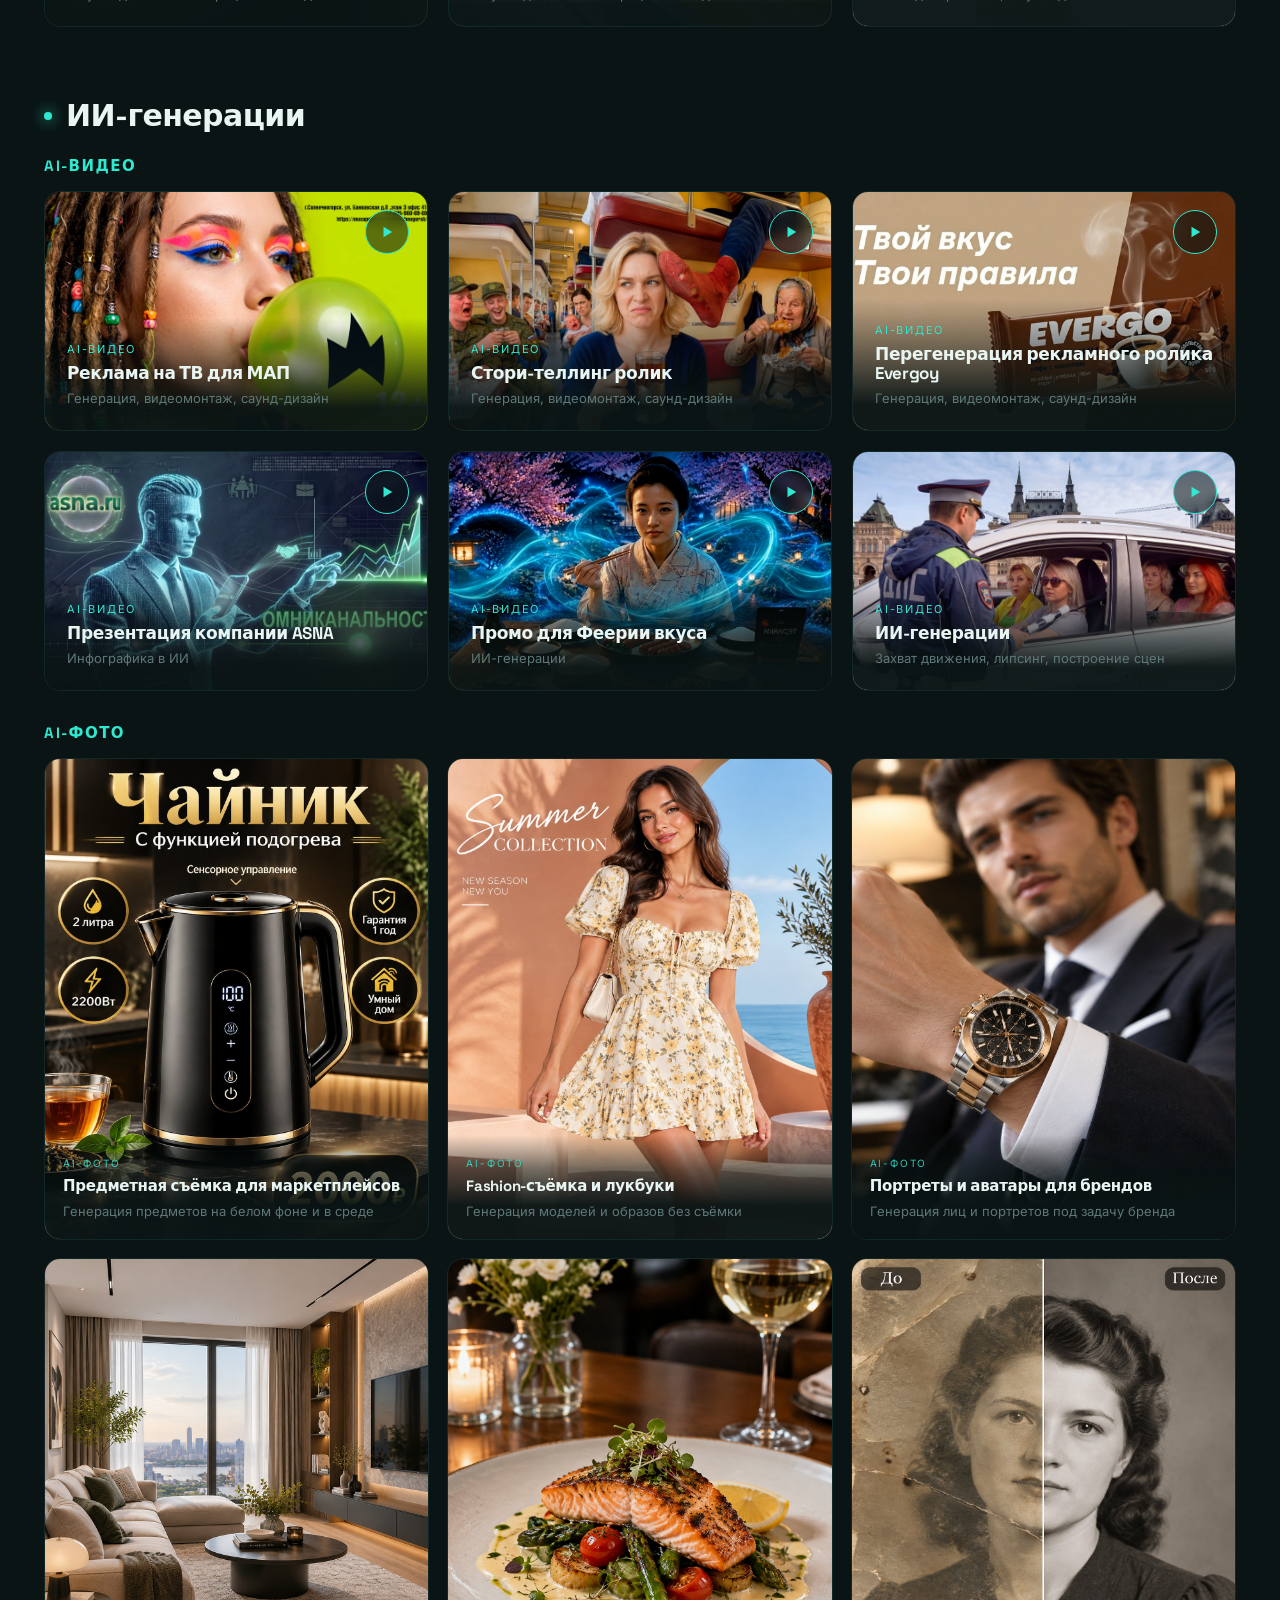
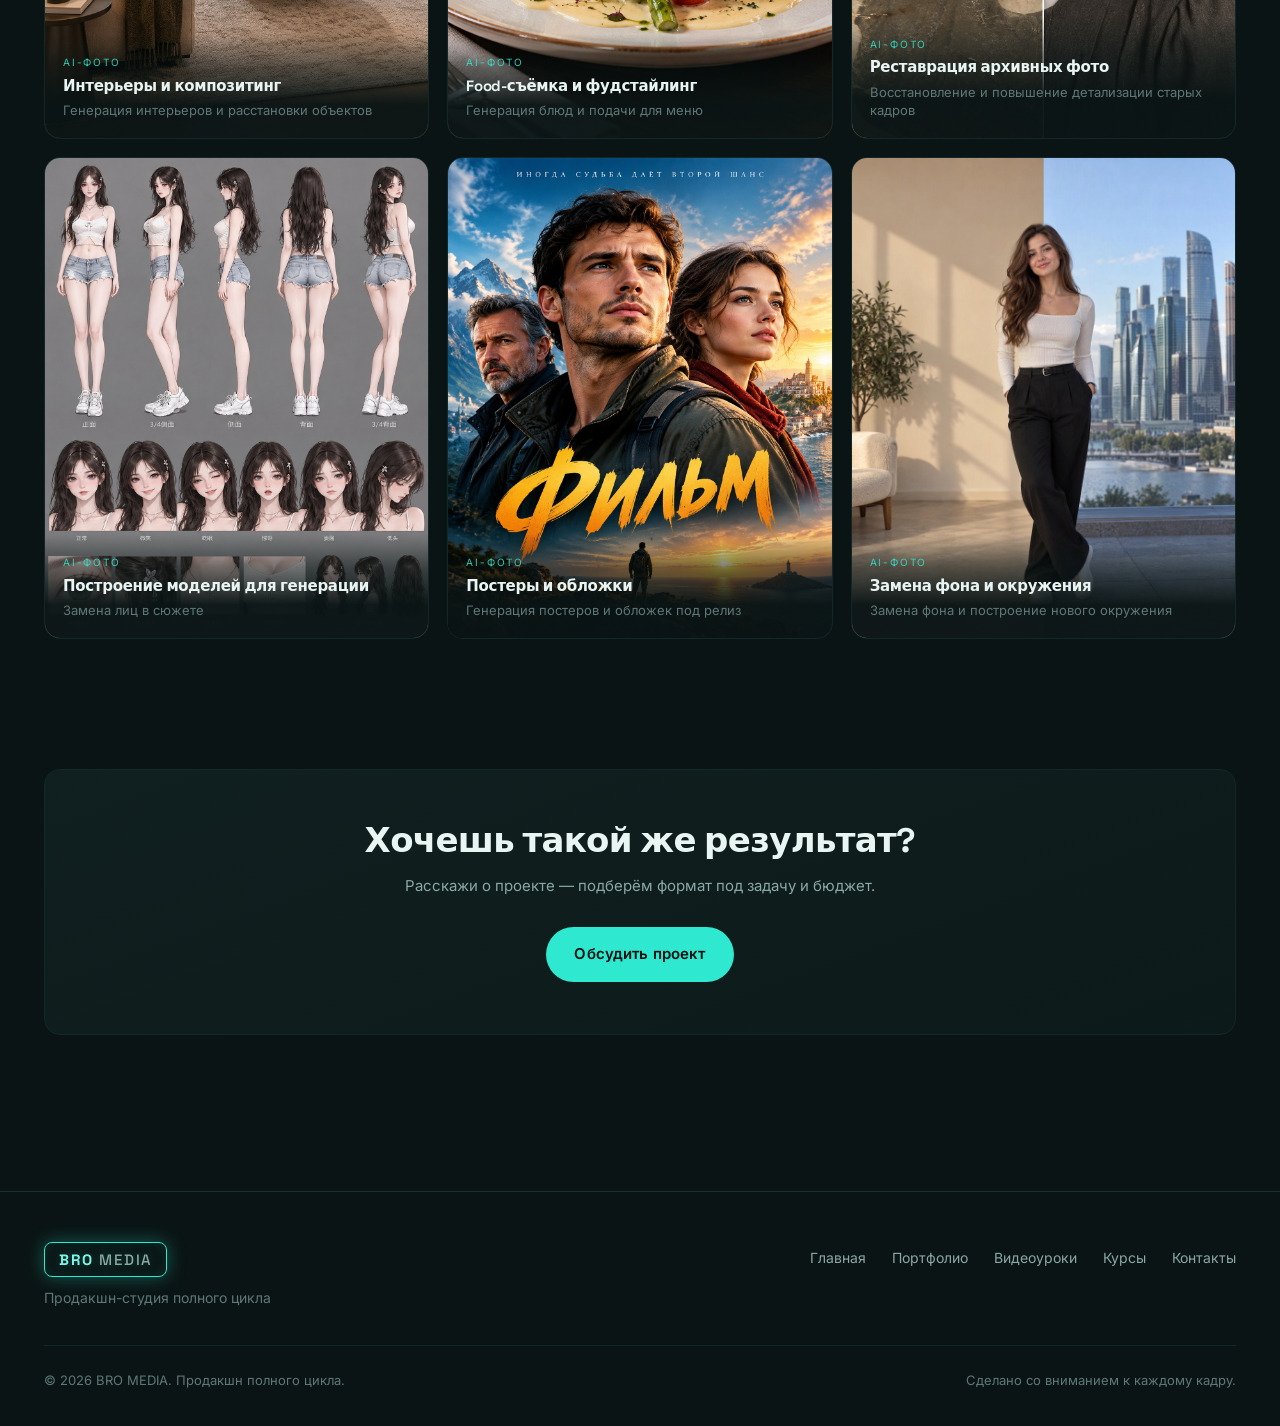
<file: portfolio.html>
<!DOCTYPE html>
<html lang="ru">
<head>
<meta charset="UTF-8">
<meta name="viewport" content="width=device-width, initial-scale=1">
<title>Портфолио — BRO MEDIA</title>
<meta name="description" content="Портфолио BRO MEDIA: видеомонтаж, видеосъёмка, моушн-дизайн и ИИ-генерации.">
<link rel="canonical" href="https://bromedia.pro/portfolio.html">
<link rel="icon" href="favicon.ico" sizes="any">
<link rel="icon" type="image/png" href="assets/img/favicon-32.png" sizes="32x32">
<link rel="apple-touch-icon" href="assets/img/favicon-180.png">
<meta property="og:title" content="Портфолио — BRO MEDIA">
<meta property="og:description" content="Работы студии: монтаж, съёмка, моушн-дизайн и ИИ-генерации.">
<meta property="og:type" content="website">
<meta property="og:url" content="https://bromedia.pro/portfolio.html">
<meta property="og:site_name" content="BRO MEDIA">
<meta property="og:image" content="https://bromedia.pro/assets/img/og-preview.jpg">
<meta property="og:image:width" content="1200">
<meta property="og:image:height" content="630">
<meta property="og:locale" content="ru_RU">
<meta name="twitter:card" content="summary_large_image">
<meta name="twitter:image" content="https://bromedia.pro/assets/img/og-preview.jpg">
<meta name="theme-color" content="#0a1414">
<link rel="preconnect" href="https://fonts.googleapis.com">
<link rel="preconnect" href="https://fonts.gstatic.com" crossorigin>
<link href="https://fonts.googleapis.com/css2?family=Space+Grotesk:wght@500;600;700&family=Inter:wght@400;500;600&display=swap" rel="stylesheet">
<link rel="stylesheet" href="assets/css/style.css?v=9.8">
</head>
<body>

<header data-header></header>

<section class="section" style="padding-top:150px;">
  <div class="wrap" style="margin-bottom:44px;">
    <span class="eyebrow">Портфолио</span>
    <h1 style="font-size:clamp(32px,5vw,56px);margin-top:16px;">Работы студии</h1>
  </div>
</section>

<!-- ШОУРИЛ + ИИ-ПОРТФОЛИО (две горизонтальные плитки) -->
<section class="section" style="padding-top:0;">
  <div class="wrap">
    <div class="work-grid showreel-grid">
      <article class="work reveal" data-showreel="showreal" style="cursor:pointer;">
        <img src="assets/img/cover_showreel.jpg" alt="Шоурил BRO MEDIA" loading="lazy" style="position:absolute;inset:0;width:100%;height:100%;object-fit:cover;">
        <div class="play-badge"><svg width="14" height="14" viewBox="0 0 24 24" fill="currentColor"><polygon points="6 3 21 12 6 21 6 3"/></svg></div>
      </article>
      <article class="work reveal" data-showreel="ai" style="cursor:pointer;transition-delay:80ms;">
        <img src="assets/img/cover_ai.jpg" alt="Портфолио ИИ-генераций" loading="lazy" style="position:absolute;inset:0;width:100%;height:100%;object-fit:cover;">
        <div class="play-badge"><svg width="14" height="14" viewBox="0 0 24 24" fill="currentColor"><polygon points="6 3 21 12 6 21 6 3"/></svg></div>
      </article>
    </div>
  </div>
</section>

<!-- Описание портфолио: что выбирать -->
<section class="section" style="padding-top:0;">
  <div class="wrap">
    <p style="color:var(--text-dim);font-size:18px;max-width:620px;margin:0;">
      Четыре направления — монтаж, съёмка, моушн-дизайн и ИИ-генерации. Выбери категорию.
    </p>
  </div>
</section>

<section class="section" data-portfolio-full style="padding-top:0;"></section>

<section class="section" style="padding-top:0;">
  <div class="wrap">
    <div class="card reveal" style="text-align:center;padding:52px 40px;">
      <h2 style="font-size:clamp(24px,3.4vw,34px);margin-bottom:14px;">Хочешь такой же результат?</h2>
      <p style="color:var(--text-dim);max-width:520px;margin:0 auto 28px;">Расскажи о проекте — подберём формат под задачу и бюджет.</p>
      <a class="btn btn-primary" href="contacts.html">Обсудить проект</a>
    </div>
  </div>
</section>

<footer data-footer></footer>

<script src="data.js?v=9.8"></script>
<script src="assets/js/main.js?v=9.8"></script>

<script>
/* Плитки шоурила: открываем те же модалки, что и карточки портфолио */
(function () {
  var REEL = {
    showreal: {
      title: "Шоурил BRO MEDIA",
      description: "Сборник лучших работ студии",
      link: "https://storage.yandexcloud.net/bromedia-video/Showreal_bromedia.mp4",
      cat: "Шоурил"
    },
    ai: {
      title: "Портфолио ИИ-генераций",
      description: "ИИ-видео и генерации",
      link: "https://storage.yandexcloud.net/bromedia-video/portfolioAI.mp4",
      cat: "ИИ-генерации"
    }
  };
  document.querySelectorAll("[data-showreel]").forEach(function (el) {
    el.addEventListener("click", function () {
      var d = REEL[el.getAttribute("data-showreel")];
      if (d && typeof openVideoModal === "function") openVideoModal(d, d.cat);
    });
  });
})();
</script>
<!-- ═══ Яндекс.Метрика ═══ -->
<script>
  window.YM_ID = 113482031;   /* единый источник номера счётчика */
  (function(m,e,t,r,i,k,a){m[i]=m[i]||function(){(m[i].a=m[i].a||[]).push(arguments)};
  m[i].l=1*new Date();
  for (var j = 0; j < document.scripts.length; j++) { if (document.scripts[j].src === r) { return; } }
  k=e.createElement(t),a=e.getElementsByTagName(t)[0],k.async=1,k.src=r,a.parentNode.insertBefore(k,a)})
  (window, document, "script", "https://mc.yandex.ru/metrika/tag.js", "ym");

  ym(window.YM_ID, "init", {
    clickmap: true,
    trackLinks: true,
    accurateTrackBounce: true,
    webvisor: true,
    trackHash: true
  });
</script>
<noscript><div><img src="https://mc.yandex.ru/watch/113482031"
  style="position:absolute;left:-9999px;" alt=""></div></noscript>
<!-- ═══ /Яндекс.Метрика ═══ -->

</body>
</html>
</file>
<file: assets/css/style.css>
/* ============================================
   BRO MEDIA — базовая тема
   Палитра основана на фирменном бирюзовом неоне
   ============================================ */

:root {
  --bg:          #0a1414;
  --bg-2:        #0d1a1a;
  --bg-card:     #101f1f;
  --line:        #173030;
  --line-soft:   #122828;

  --neon:        #2ee8d0;
  --neon-bright: #7af5e6;
  --neon-dim:    #1fa898;
  --neon-glow:   rgba(46, 232, 208, 0.35);
  --neon-soft:   rgba(46, 232, 208, 0.10);

  --text:        #e8f5f3;
  --text-dim:    #8aa8a5;
  --text-mute:   #5d7877;

  --radius:      16px;
  --radius-sm:   10px;
  --maxw:        1240px;

  --font-head:   'Space Grotesk', 'Montserrat', system-ui, sans-serif;
  --font-body:   'Inter', system-ui, -apple-system, sans-serif;

  --ease:        cubic-bezier(.22,.61,.36,1);
}

* { box-sizing: border-box; margin: 0; padding: 0; }

html { scroll-behavior: smooth; }

body {
  background: var(--bg);
  color: var(--text);
  font-family: var(--font-body);
  font-size: 16px;
  line-height: 1.65;
  -webkit-font-smoothing: antialiased;
  overflow-x: hidden;
}

/* мягкое свечение фона */
body::before {
  content: "";
  position: fixed;
  inset: 0;
  background:
    radial-gradient(900px 500px at 15% -10%, rgba(46,232,208,.10), transparent 60%),
    radial-gradient(700px 500px at 100% 10%,  rgba(46,232,208,.05), transparent 60%);
  pointer-events: none;
  z-index: 0;
}

img, video { max-width: 100%; display: block; }
a { color: inherit; text-decoration: none; }
button { font-family: inherit; cursor: pointer; border: none; background: none; color: inherit; }

.wrap { width: 100%; max-width: var(--maxw); margin: 0 auto; padding: 0 24px; position: relative; z-index: 1; }

/* ---------- типографика ---------- */
h1, h2, h3, h4 { font-family: var(--font-head); font-weight: 700; line-height: 1.12; letter-spacing: -.02em; }

.eyebrow {
  display: inline-flex; align-items: center; gap: 10px;
  font-size: 12px; font-weight: 600; letter-spacing: .22em; text-transform: uppercase;
  color: var(--neon);
}
.eyebrow::before {
  content: ""; width: 28px; height: 1px; background: var(--neon); box-shadow: 0 0 10px var(--neon);
}

.section { padding: 96px 0; position: relative; z-index: 1; }
.section-head { display: flex; justify-content: space-between; align-items: flex-end; gap: 24px; margin-bottom: 48px; flex-wrap: wrap; }
.section-head h2 { font-size: clamp(28px, 4vw, 44px); margin-top: 14px; }

/* ---------- хедер ---------- */
.site-header {
  position: fixed; top: 0; left: 0; right: 0; z-index: 100;
  transition: background .35s var(--ease), backdrop-filter .35s var(--ease), border-color .35s var(--ease);
  border-bottom: 1px solid transparent;
}
.site-header.scrolled {
  background: rgba(10,20,20,.82);
  backdrop-filter: blur(14px);
  border-bottom-color: var(--line);
}
.nav { display: flex; align-items: center; justify-content: space-between; height: 76px; }

/* логотип */
.logo { display: flex; align-items: center; gap: 12px; }
.logo-mark {
  position: relative; padding: 7px 14px; border-radius: 8px;
  border: 1.5px solid var(--neon);
  box-shadow: 0 0 18px var(--neon-glow), inset 0 0 14px rgba(46,232,208,.12);
  font-family: var(--font-head); font-weight: 700; font-size: 15px;
  letter-spacing: .12em; color: var(--neon-bright);
  text-shadow: 0 0 12px var(--neon-glow);
  white-space: nowrap;
}
.logo-mark span { color: var(--text-dim); font-weight: 500; }

.nav-links { display: flex; gap: 4px; align-items: center; }
.nav-links a {
  position: relative; padding: 9px 16px; border-radius: 999px;
  font-size: 14px; font-weight: 500; color: var(--text-dim);
  transition: color .25s var(--ease), background .25s var(--ease);
}
.nav-links a:hover { color: var(--text); }
.nav-links a.active { color: var(--neon-bright); background: var(--neon-soft); }
.nav-links a.active::after {
  content: ""; position: absolute; left: 50%; transform: translateX(-50%);
  bottom: 2px; width: 16px; height: 2px; border-radius: 2px;
  background: var(--neon); box-shadow: 0 0 10px var(--neon);
}

.burger { display: none; flex-direction: column; gap: 5px; padding: 8px; }
.burger span { width: 22px; height: 2px; background: var(--text); border-radius: 2px; transition: .3s var(--ease); }

/* ---------- hero ---------- */
.hero { position: relative; min-height: 100vh; display: flex; align-items: center; overflow: hidden; }
.hero-video {
  position: absolute; inset: 0; width: 100%; height: 100%;
  object-fit: cover; z-index: 0;
}
/* ---------- ФОН-ЗАГЛУШКА (очень мелкая, еле заметная сетка) ---------- */
.bg-grid {
  position: absolute;
  inset: 0;
  z-index: 0;
  overflow: hidden;
  background: linear-gradient(115deg, #0a1414 0%, #0c1a1a 50%, #0a1414 100%);
}
.bg-grid::after {
  content: "";
  position: absolute;
  inset: 0;
  background-image:
    repeating-linear-gradient(0deg,  rgba(46,232,208,.05) 0 1px, transparent 1px 3px),
    repeating-linear-gradient(90deg, rgba(46,232,208,.035) 0 1px, transparent 1px 3px);
  animation: gridDrift 22s linear infinite;
}
@keyframes gridDrift {
  to { background-position: 60px 60px, 60px 60px; }
}

/* на внутренних страницах сетка висит только вверху — высотой в экран */
body > .bg-grid {
  position: absolute;
  top: 0;
  left: 0;
  right: 0;
  height: 100vh;
  z-index: 0;
  /* плавное затухание к низу, чтобы переход в фон был незаметен */
  -webkit-mask-image: linear-gradient(180deg, #000 0%, #000 62%, transparent 100%);
          mask-image: linear-gradient(180deg, #000 0%, #000 62%, transparent 100%);
}

/* в шапке главной — только за контентом */
.hero .bg-grid {
  position: absolute;
  z-index: 0;
}

/* контент всегда поверх фона */
.site-header, .site-footer, .section, .hero-inner, .hero-overlay {
  position: relative;
  z-index: 1;
}
.hero-overlay { z-index: 1; }
.hero-inner   { z-index: 2; }
.site-header  { z-index: 100; }


.hero-overlay {
  position: absolute; inset: 0; z-index: 1;
  background:
    linear-gradient(90deg, rgba(10,20,20,.94) 0%, rgba(10,20,20,.72) 45%, rgba(10,20,20,.45) 100%),
    linear-gradient(180deg, rgba(10,20,20,.75) 0%, transparent 30%, transparent 62%, var(--bg) 100%);
}

.hero-inner { position: relative; z-index: 2; padding: 140px 24px 90px; max-width: calc(780px + 48px); }
.hero h1 {
  font-size: clamp(40px, 7vw, 84px);
  line-height: 1.02; margin: 22px 0 8px;
}
.hero h1 .glow {
  color: var(--neon-bright);
  text-shadow: 0 0 26px var(--neon-glow), 0 0 60px rgba(46,232,208,.18);
}
.hero-sub { font-size: clamp(17px, 2vw, 21px); color: var(--text-dim); max-width: 620px; margin-top: 22px; }

.hero-cta { display: flex; gap: 14px; margin-top: 40px; flex-wrap: wrap; }

.btn {
  display: inline-flex; align-items: center; gap: 10px;
  padding: 15px 28px; border-radius: 999px;
  font-size: 15px; font-weight: 600; letter-spacing: .01em;
  transition: transform .25s var(--ease), box-shadow .25s var(--ease), background .25s var(--ease), color .25s var(--ease);
}
.btn-primary {
  background: var(--neon); color: #04100f;
  box-shadow: 0 0 0 rgba(46,232,208,0);
}
.btn-primary:hover { transform: translateY(-3px); box-shadow: 0 12px 34px var(--neon-glow); }
.btn-ghost {
  border: 1.5px solid var(--line); color: var(--text);
}
.btn-ghost:hover { border-color: var(--neon); color: var(--neon-bright); transform: translateY(-3px); }

.hero-stats {
  display: flex; gap: 48px; margin-top: 64px; flex-wrap: wrap;
  border-top: 1px solid var(--line); padding-top: 32px;
}
.hero-stats .num {
  font-family: var(--font-head); font-size: 38px; font-weight: 700; color: var(--neon-bright);
  text-shadow: 0 0 22px var(--neon-glow); line-height: 1;
}
.hero-stats .lbl { font-size: 13px; color: var(--text-mute); margin-top: 8px; letter-spacing: .04em; }

/* ---------- сетки ---------- */
.grid { display: grid; gap: 22px; }
.grid-2 { grid-template-columns: repeat(2, 1fr); }
.grid-3 { grid-template-columns: repeat(3, 1fr); }
.grid-4 { grid-template-columns: repeat(4, 1fr); }

/* ---------- карточки ---------- */
.card {
  background: linear-gradient(160deg, var(--bg-card) 0%, var(--bg-2) 100%);
  border: 1px solid var(--line-soft);
  border-radius: var(--radius);
  padding: 30px;
  transition: transform .35s var(--ease), border-color .35s var(--ease), box-shadow .35s var(--ease);
  position: relative; overflow: hidden;
}
.card::after {
  content: ""; position: absolute; top: 0; left: 0; right: 0; height: 1px;
  background: linear-gradient(90deg, transparent, var(--neon), transparent);
  opacity: 0; transition: opacity .35s var(--ease);
}
.card:hover { transform: translateY(-6px); border-color: var(--line); box-shadow: 0 20px 50px rgba(0,0,0,.45); }
.card:hover::after { opacity: 1; }

.card-icon {
  width: 46px; height: 46px; border-radius: 12px; display: grid; place-items: center;
  background: var(--neon-soft); border: 1px solid var(--line);
  color: var(--neon); margin-bottom: 20px;
}
.card h3 { font-size: 20px; margin-bottom: 10px; }
.card p { color: var(--text-dim); font-size: 15px; }

/* услуги — 4 направления */
.service-card .tags { display: flex; flex-wrap: wrap; gap: 8px; margin-top: 18px; }
.tag {
  font-size: 12px; padding: 5px 12px; border-radius: 999px;
  background: var(--neon-soft); color: var(--neon-bright); border: 1px solid var(--line);
}

/* ---------- логотипы клиентов ---------- */
.clients {
  display: grid;
  grid-template-columns: repeat(5, minmax(0, 1fr));
  gap: 16px;
  width: 100%;
  align-items: stretch;
}

/* карточка: ФИКСИРОВАННАЯ высота, лого не может её изменить */
.client-slot {
  box-sizing: border-box;
  height: 88px;
  padding: 10px;
  border-radius: var(--radius-sm);
  border: 1px solid var(--line-soft);
  display: flex;
  align-items: center;
  justify-content: center;
  background: rgba(16,31,31,.42);
  overflow: hidden;
  transition: border-color .3s var(--ease);
}
.client-slot:hover { border-color: var(--neon-dim); }

/* лого: жёсткий бокс. !important — чтобы перебить глобальное img{max-width:100%} */
.client-slot img.client-logo {
  display: block;
  max-width: 100% !important;
  max-height: 46px !important;
  width: auto !important;
  height: auto !important;
  object-fit: contain;
  filter: saturate(.95) brightness(1.02);
  transition: transform .3s var(--ease), filter .3s var(--ease);
}
.client-slot:hover img.client-logo {
  transform: scale(1.05);
  filter: saturate(1.1) brightness(1.06);
}

/* ---------- портфолио ---------- */
.filters { display: flex; gap: 10px; flex-wrap: wrap; margin-bottom: 36px; }
.filter-btn {
  padding: 10px 20px; border-radius: 999px; font-size: 14px; font-weight: 500;
  border: 1px solid var(--line); color: var(--text-dim);
  transition: .25s var(--ease);
}
.filter-btn:hover { color: var(--text); border-color: var(--neon-dim); }
.filter-btn.active { background: var(--neon); color: #04100f; border-color: var(--neon); font-weight: 600; }

.work-grid { display: grid; grid-template-columns: repeat(3, 1fr); gap: 20px; }
.work {
  border-radius: var(--radius); overflow: hidden; position: relative;
  border: 1px solid var(--line-soft); background: var(--bg-card);
  aspect-ratio: 16/10; cursor: pointer;
  transition: transform .35s var(--ease), border-color .35s var(--ease);
}
.work:hover { transform: translateY(-5px); border-color: var(--neon-dim); }
.work-thumb {
  position: absolute; inset: 0; display: grid; place-items: center;
  background: linear-gradient(140deg, #0e2020, #0a1818);
  color: var(--text-mute); font-size: 12px; letter-spacing: .14em; text-transform: uppercase;
}
.work-thumb::before {
  content: ""; position: absolute; inset: 0;
  background: repeating-linear-gradient(45deg, rgba(46,232,208,.04) 0 12px, transparent 12px 24px);
}
.work-meta {
  position: absolute; inset: auto 0 0 0; padding: 22px;
  background: linear-gradient(0deg, rgba(10,20,20,.96) 20%, transparent);
}
.work-meta .cat { font-size: 11px; letter-spacing: .16em; text-transform: uppercase; color: var(--neon); }
.work-meta h4 { font-size: 17px; margin-top: 6px; }
.play-badge {
  position: absolute; top: 18px; right: 18px;
  width: 44px; height: 44px; border-radius: 50%;
  border: 1.5px solid var(--neon); display: grid; place-items: center;
  color: var(--neon); background: rgba(10,20,20,.55); backdrop-filter: blur(6px);
  transition: transform .3s var(--ease), box-shadow .3s var(--ease);
}
.work:hover .play-badge { transform: scale(1.12); box-shadow: 0 0 20px var(--neon-glow); }

.empty-note {
  grid-column: 1/-1; padding: 46px; text-align: center; border: 1px dashed var(--line);
  border-radius: var(--radius); color: var(--text-mute); font-size: 14px;
}

/* секции портфолио по направлениям */
.dir-block { margin-bottom: 72px; }
.dir-block:last-child { margin-bottom: 0; }
.dir-title { display: flex; align-items: center; gap: 14px; margin-bottom: 26px; }
.dir-title .dot { width: 8px; height: 8px; border-radius: 50%; background: var(--neon); box-shadow: 0 0 14px var(--neon); }
.dir-title h3 { font-size: clamp(22px, 3vw, 30px); }
.dir-title .count { color: var(--text-mute); font-size: 14px; margin-left: auto; }

/* ---------- соцсети ---------- */
.social-grid { display: grid; grid-template-columns: repeat(3, 1fr); gap: 14px; }
.social-link {
  display: flex; align-items: center; gap: 14px; padding: 18px 22px;
  border-radius: var(--radius-sm); border: 1px solid var(--line-soft);
  background: var(--bg-card); transition: .3s var(--ease);
}
.social-link:hover { border-color: var(--neon-dim); transform: translateX(5px); }
.social-link .ico {
  width: 40px; height: 40px; border-radius: 10px; display: grid; place-items: center;
  background: var(--neon-soft); color: var(--neon); flex-shrink: 0;
}
.social-link .name { font-weight: 600; font-size: 15px; }
.social-link .desc { font-size: 12px; color: var(--text-mute); }

/* ---------- курсы ---------- */
.course {
  border-radius: var(--radius); overflow: hidden;
  border: 1px solid var(--line-soft); background: var(--bg-card);
  display: flex; flex-direction: column;
  transition: transform .35s var(--ease), border-color .35s var(--ease);
}
.course:hover { transform: translateY(-6px); border-color: var(--line); }
.course-cover {
  aspect-ratio: 16/9; position: relative; display: grid; place-items: center;
  background: linear-gradient(140deg, #0e2020, #091414);
  border-bottom: 1px solid var(--line-soft);
}
.course-cover::before {
  content: ""; position: absolute; inset: 0;
  background: repeating-linear-gradient(0deg, rgba(46,232,208,.05) 0 1px, transparent 1px 3px);
}
.course-cover .badge {
  position: relative; z-index: 1; text-align: center; padding: 0 20px;
}
.course-cover .badge .t {
  font-family: var(--font-head); font-size: 13px; letter-spacing: .18em;
  text-transform: uppercase; color: var(--neon); text-shadow: 0 0 16px var(--neon-glow);
}
.course-cover .badge .s { font-size: 11px; color: var(--text-mute); margin-top: 6px; letter-spacing: .06em; }
.course-body { padding: 24px; display: flex; flex-direction: column; flex: 1; }
.course-body h4 { font-size: 18px; margin-bottom: 10px; }
.course-body p { font-size: 14px; color: var(--text-dim); flex: 1; }
.course-foot { margin-top: 22px; }
.btn-disabled {
  width: 100%; justify-content: center; padding: 13px;
  border-radius: 999px; border: 1.5px dashed var(--line);
  color: var(--text-mute); font-size: 14px; font-weight: 600;
  cursor: not-allowed;
}

.support-note {
  margin-top: 56px; padding: 32px; border-radius: var(--radius);
  border: 1px solid var(--line); background: linear-gradient(160deg, var(--bg-card), var(--bg-2));
  text-align: center;
}
.support-note .levels { display: flex; justify-content: center; gap: 14px; margin-top: 20px; flex-wrap: wrap; }
.level-pill {
  padding: 8px 18px; border-radius: 999px; font-size: 13px;
  border: 1px solid var(--line); color: var(--text-dim);
}
.level-pill.lux { border-color: var(--neon); color: var(--neon-bright); box-shadow: 0 0 18px rgba(46,232,208,.2); }

/* ---------- контакты ---------- */
.contact-card {
  padding: 40px; border-radius: var(--radius);
  border: 1px solid var(--line); background: linear-gradient(160deg, var(--bg-card), var(--bg-2));
}
.contact-row {
  display: flex; align-items: center; gap: 18px; padding: 22px 0;
  border-bottom: 1px solid var(--line-soft);
}
.contact-row:last-child { border-bottom: none; }
.contact-row .ico {
  width: 48px; height: 48px; border-radius: 12px; display: grid; place-items: center;
  background: var(--neon-soft); color: var(--neon);
}
.contact-row .label { font-size: 12px; letter-spacing: .14em; text-transform: uppercase; color: var(--text-mute); }
.contact-row .value { font-family: var(--font-head); font-size: 19px; color: var(--text); margin-top: 3px; }
.contact-row:hover .value { color: var(--neon-bright); }

/* ---------- футер ---------- */
.site-footer {
  border-top: 1px solid var(--line); padding: 54px 0 34px; margin-top: 60px;
  position: relative; z-index: 1;
}
.footer-grid { display: flex; justify-content: space-between; gap: 40px; flex-wrap: wrap; }
.footer-nav { display: flex; gap: 26px; flex-wrap: wrap; }
.footer-nav a { font-size: 14px; color: var(--text-dim); transition: color .25s var(--ease); }
.footer-nav a:hover { color: var(--neon); }
.footer-bottom {
  margin-top: 36px; padding-top: 24px; border-top: 1px solid var(--line-soft);
  display: flex; justify-content: space-between; gap: 16px; flex-wrap: wrap;
  font-size: 13px; color: var(--text-mute);
}

/* ---------- анимация появления ---------- */
.reveal { opacity: 0; transform: translateY(28px); transition: opacity .7s var(--ease), transform .7s var(--ease); }
.reveal.in { opacity: 1; transform: none; }

/* ---------- «Как мы работаем» ---------- */
.process-list {
  display: flex;
  flex-direction: column;
  gap: 14px;
  margin-top: 46px;
}
.process-item {
  display: flex;
  gap: 26px;
  align-items: flex-start;
  padding: 28px 30px;
  background: var(--bg-card);
  border: 1px solid var(--line);
  border-radius: var(--radius);
  transition: border-color .35s var(--ease), transform .35s var(--ease);
}
.process-item:hover {
  border-color: var(--neon);
  transform: translateX(6px);
}
.process-num {
  flex: none;
  font-family: var(--font-head);
  font-weight: 700;
  font-size: 30px;
  line-height: 1;
  color: var(--neon);
  text-shadow: 0 0 22px var(--neon-glow);
  min-width: 58px;
}
.process-body h3 {
  font-size: 19px;
  margin-bottom: 8px;
}
.process-body p {
  color: var(--text-dim);
  font-size: 16px;
  margin: 0;
}
@media (max-width: 780px) {
  .process-item { gap: 18px; padding: 22px; }
  .process-num { font-size: 24px; min-width: 44px; }
}

/* ---------- сетка-заглушка: мелкая, мерцает ---------- */
.grid-backdrop {
  position: absolute;
  inset: 0;
  z-index: 0;
  pointer-events: none;
  color: var(--neon);
  animation: gridFlicker 5s ease-in-out infinite;
}
.grid-backdrop svg { width: 100%; height: 100%; display: block; }

/* страницы, где сетка лежит фоном всей страницы */
body > .grid-backdrop {
  position: fixed;
}
/* на главной сетка — внутри шапки */
.hero .grid-backdrop { position: absolute; }

@keyframes gridFlicker {
  0%   { opacity: .05; }
  15%  { opacity: .10; }
  30%  { opacity: .055; }
  45%  { opacity: .115; }
  60%  { opacity: .05; }
  75%  { opacity: .095; }
  100% { opacity: .05; }
}

@media (prefers-reduced-motion: reduce) {
  .grid-backdrop { animation: none; opacity: .06; }
}

/* ---------- адаптив ---------- */
.process-list {
  display: flex;
  flex-direction: column;
  gap: 14px;
  margin-top: 46px;
}
.process-item {
  display: flex;
  gap: 26px;
  align-items: flex-start;
  padding: 28px 30px;
  background: var(--bg-card);
  border: 1px solid var(--line);
  border-radius: var(--radius);
  transition: border-color .35s var(--ease), transform .35s var(--ease);
}
.process-item:hover {
  border-color: var(--neon);
  transform: translateX(6px);
}
.process-num {
  flex: none;
  font-family: var(--font-head);
  font-weight: 700;
  font-size: 30px;
  line-height: 1;
  color: var(--neon);
  text-shadow: 0 0 22px var(--neon-glow);
  min-width: 58px;
}
.process-body h3 {
  font-size: 19px;
  margin-bottom: 8px;
}
.process-body p {
  color: var(--text-dim);
  font-size: 16px;
  margin: 0;
}
@media (max-width: 780px) {
  .process-item { gap: 18px; padding: 22px; }
  .process-num { font-size: 24px; min-width: 44px; }
}

/* ---------- адаптив ---------- */
@media (max-width: 1024px) {
  .grid-4 { grid-template-columns: repeat(2, 1fr); }
  .grid-3 { grid-template-columns: repeat(2, 1fr); }
  .work-grid { grid-template-columns: repeat(2, 1fr); }
  .social-grid { grid-template-columns: repeat(2, 1fr); }
}

@media (max-width: 780px) {
  .section { padding: 64px 0; }
  .nav-links {
    position: fixed; inset: 0 0 auto 0; top: 76px;
    flex-direction: column; align-items: stretch; gap: 0;
    background: rgba(10,20,20,.98); backdrop-filter: blur(16px);
    padding: 18px 24px 30px; border-bottom: 1px solid var(--line);
    transform: translateY(-120%); transition: transform .4s var(--ease);
  }
  .nav-links.open { transform: none; }
  .nav-links a { padding: 15px 6px; border-radius: 0; font-size: 17px; }
  .nav-links a.active { background: none; }
  .nav-links a.active::after { left: 6px; transform: none; bottom: 8px; }
  .burger { display: flex; }
  .hero-stats { gap: 30px; }
  .hero-stats .num { font-size: 30px; }
  .grid-2, .grid-3, .grid-4, .work-grid, .social-grid { grid-template-columns: 1fr; }
  .contact-card { padding: 26px; }
  .support-note { padding: 24px; }
}




/* Responsive client grid */

/* ============================================================
   АДАПТИВ БЛОКА КЛИЕНТОВ
   ============================================================ */

.clients-viewport { position: relative; }
.clients-nav { display: none; }

/* подпись под плитками логотипов */
.clients-note {
  margin: 22px 0 0;
  text-align: center;
  font-size: 15px;
  letter-spacing: .02em;
  color: var(--text-mute);
}

/* планшет */
@media (max-width: 1200px) {
  .clients { grid-template-columns: repeat(4, minmax(0, 1fr)); }
}
@media (max-width: 900px) {
  .clients { grid-template-columns: repeat(3, minmax(0, 1fr)); }
}

/* телефон: 3 колонки x 2 ряда = 6 в кадре, остальное листается стрелками */
@media (max-width: 640px) {

  /* лента: контейнер со скроллом по горизонтали */
  .clients {
    display: flex;
    flex-wrap: wrap;
    flex-direction: column;
    align-content: flex-start;
    height: 210px;                     /* 3 ряда по 68px + отступы */
    gap: 8px;
    overflow-x: auto;
    overflow-y: hidden;
    scroll-behavior: smooth;
    scroll-snap-type: x mandatory;
    -webkit-overflow-scrolling: touch;
    padding: 0 0 8px;
  }
  .clients::-webkit-scrollbar { height: 0; }

  /* каждая карточка — фиксированная ширина, 3 в столбик по высоте */
  .client-slot {
    flex: 0 0 auto;
    width: calc((100vw - 44px - 16px) / 2);   /* 2 колонки в кадре */
    height: 62px;
    padding: 6px;
    scroll-snap-align: start;
  }
  .client-slot img.client-logo { max-height: 32px !important; }

  /* кнопки листания */
  .clients-nav {
    display: flex;
    gap: 14px;
    justify-content: center;
    margin-top: 18px;
  }
  .clients-nav button {
    width: 48px;
    height: 48px;
    border-radius: 999px;
    border: 1px solid var(--line);
    color: var(--neon-bright);
    display: grid;
    place-items: center;
    background: rgba(16,31,31,.7);
    transition: .25s var(--ease);
  }
  .clients-nav button svg { display: block; }
  .clients-nav button:hover:not(:disabled) { border-color: var(--neon); }
  .clients-nav button:active { transform: scale(.94); }
  .clients-nav button:disabled { opacity: .28; cursor: default; }
}

@media (max-width: 400px) {
  .clients { height: 198px; }
  .client-slot { width: calc((100vw - 44px - 16px) / 2); height: 58px; }
  .client-slot img.client-logo { max-height: 28px !important; }
  .clients-nav button { width: 44px; height: 44px; }
}
}

/* ============================================================
   ОТСТУПЫ КОНТЕНТА ОТ КРАЁВ ЭКРАНА
   База: .hero-inner имеет padding: 140px 24px 90px (см. выше)
   ============================================================ */

@media (max-width: 900px) {
  .wrap,
  .hero-inner {
    padding-left: 22px !important;
    padding-right: 22px !important;
  }
}

@media (max-width: 640px) {
  .wrap,
  .hero-inner {
    padding-left: 20px !important;
    padding-right: 20px !important;
    box-sizing: border-box;
    max-width: 100%;
  }
  /* hero: текст не уезжает, заголовок переносится */
  .hero-inner { padding-top: 120px !important; padding-bottom: 70px !important; }
  .hero h1 {
    font-size: clamp(30px, 8.6vw, 44px) !important;
    line-height: 1.08 !important;
    overflow-wrap: break-word;
    word-break: break-word;
  }
  .hero-sub {
    font-size: 16px !important;
    max-width: 100% !important;
    margin-top: 18px !important;
  }
  .eyebrow { font-size: 11px !important; letter-spacing: .17em !important; }
  .hero-cta { gap: 12px !important; margin-top: 30px !important; }
  .hero-cta .btn { padding: 13px 22px !important; font-size: 14px !important; }
  .hero-stats {
    gap: 26px 34px !important;
    margin-top: 44px !important;
    padding-top: 26px !important;
  }
  .hero-stats .num { font-size: 26px !important; }
  .hero-stats .lbl { font-size: 12px !important; }
}

@media (max-width: 400px) {
  .wrap,
  .hero-inner { padding-left: 16px !important; padding-right: 16px !important; }
  .hero h1 { font-size: clamp(26px, 8vw, 36px) !important; }
  .hero-stats { gap: 20px 26px !important; }
}

/* ============================================================
   МОДАЛЬНОЕ ОКНО ДЛЯ ВИДЕО (Yandex Disk)
   ============================================================ */

.video-modal {
  position: fixed; inset: 0; z-index: 300;
  opacity: 0; pointer-events: none;
  transition: opacity .3s var(--ease);
  display: flex; align-items: center; justify-content: center;
  padding: 32px;
}
.video-modal.open { opacity: 1; pointer-events: auto; }

.video-modal-overlay {
  position: absolute; inset: 0;
  background: rgba(6, 14, 14, .93);
  backdrop-filter: blur(10px);
}

.video-modal-box {
  position: relative; z-index: 2;
  width: 100%; max-width: 1080px;
  background: var(--bg-card);
  border: 1px solid var(--line);
  border-radius: var(--radius);
  overflow: hidden;
  box-shadow: 0 30px 80px rgba(0,0,0,.7);
  transform: translateY(14px) scale(.98);
  transition: transform .35s var(--ease);
}
.video-modal.open .video-modal-box { transform: none; }

.video-modal-frame {
  position: relative; width: 100%; padding-bottom: 56.25%;
  background: #000;
}
.video-modal-frame iframe {
  position: absolute; inset: 0;
  width: 100%; height: 100%; border: none;
}

.video-modal-info {
  padding: 20px 24px 24px;
  border-top: 1px solid var(--line-soft);
}
.video-modal-info h3 {
  font-size: 20px; margin-bottom: 8px;
  color: var(--neon-bright);
}
.video-modal-info p {
  color: var(--text-dim); font-size: 15px; line-height: 1.55;
}
.video-modal-info .vm-cat {
  display: inline-block; margin-bottom: 10px;
  font-size: 11px; letter-spacing: .12em; text-transform: uppercase;
  color: var(--neon); opacity: .85;
}

.video-modal-close {
  position: absolute; top: 14px; right: 14px; z-index: 5;
  width: 42px; height: 42px; border-radius: 50%;
  display: grid; place-items: center;
  background: rgba(10,20,20,.75); color: var(--text);
  border: 1px solid var(--line);
  font-size: 24px; line-height: 1;
  transition: .25s var(--ease);
}
.video-modal-close:hover {
  background: var(--neon); color: #04100f; border-color: var(--neon);
}

@media (max-width: 700px) {
  .video-modal { padding: 14px; }
  .video-modal-close { top: 8px; right: 8px; width: 38px; height: 38px; }
  .video-modal-info { padding: 16px 18px 20px; }
  .video-modal-info h3 { font-size: 17px; }
  .video-modal-info p { font-size: 14px; }
}

/* ============================================================
   ВНЕШНЕЕ ВИДЕО (когда встроить нельзя — Яндекс.Диск)
   ============================================================ */

.video-ext-block {
  position: absolute; inset: 0;
  display: flex; flex-direction: column;
  align-items: center; justify-content: center;
  gap: 18px; padding: 32px; text-align: center;
  background: linear-gradient(160deg, #101f1f, #0d1a1a);
}
.video-ext-icon {
  width: 64px; height: 64px; border-radius: 50%;
  display: grid; place-items: center;
  background: var(--neon); color: #04100f;
  box-shadow: 0 0 24px var(--neon-glow);
}
.video-ext-block p {
  color: var(--text-dim); font-size: 15px; line-height: 1.6; margin: 0;
}
.video-modal-external { margin-top: 4px; }

@media (max-width: 700px) {
  .video-ext-block { padding: 22px; gap: 14px; }
  .video-ext-icon { width: 54px; height: 54px; }
  .video-ext-block p { font-size: 14px; }
}

/* ============================================================
   РАБОТЫ НА МОБИЛЬНЫХ
   Сетка 2x2 = 4 работы в кадре; вправо уходит следующая четвёрка.
   Чистый CSS Grid + scroll-snap, без расчётов в JS.
   ============================================================ */

.works-viewport { position: relative; }
.works-nav { display: none; }

@media (max-width: 780px) {

  /* прокручивается сам блок, а не внутренняя сетка */
  .works-viewport {
    overflow-x: auto;
    overflow-y: hidden;
    scroll-behavior: smooth;
    scroll-snap-type: x mandatory;
    -webkit-overflow-scrolling: touch;
    scrollbar-width: none;
  }
  .works-viewport::-webkit-scrollbar { height: 0; }

  /* сетка: строит колонки по пол-экрана, ровно 2 ряда */
  .works-viewport .work-grid {
    display: grid;
    grid-auto-flow: column;
    /* ВАЖНО: гасим grid-template-columns: 1fr из общего правила выше.
       Иначе первая колонка считается по нему (100vw - 44px - 24px) / 3 = 3px,
       и когда работ ровно столько же, сколько колонок, вся секция сжимается в 3px
       и карточки пропадают. Сетку строят только grid-auto-columns. */
    grid-template-columns: none;
    grid-template-rows: repeat(2, auto);
    grid-auto-columns: calc((100vw - 44px) / 2);   /* 44px = отступы .wrap */
    gap: 12px;
    width: max-content;
    padding: 2px 0 6px;
  }

  /* ровно две работы — ставим их в один ряд, а не в узкий столбец */
  .works-viewport .work-grid:has(> .work:nth-child(2):last-child) {
    grid-auto-flow: row;
    grid-template-columns: repeat(2, calc((100vw - 44px) / 2));
    grid-template-rows: auto;
  }

  .works-viewport .work {
    width: auto;
    height: auto;
    aspect-ratio: 16/10;
    margin: 0;
    scroll-snap-align: start;
  }

  .works-viewport .work .work-meta { padding: 10px 12px 12px; }
  .works-viewport .work .work-meta .cat { font-size: 9px; margin-bottom: 3px; }
  .works-viewport .work .work-meta h4  { font-size: 13px; line-height: 1.2; }
  .works-viewport .work .work-meta p   { display: none; }
  .works-viewport .play-badge { width: 34px; height: 34px; top: 10px; right: 10px; }
  .works-viewport .play-badge svg { width: 11px; height: 11px; }

  .works-nav { display: flex; gap: 12px; justify-content: center; margin-top: 16px; }
  .works-nav button {
    width: 46px; height: 46px; border-radius: 999px;
    border: 1px solid var(--line); color: var(--text-dim);
    display: grid; place-items: center;
    background: rgba(16,31,31,.6);
    transition: .25s var(--ease);
  }
  .works-nav button svg { display: block; }
  .works-nav button:hover:not(:disabled) { border-color: var(--neon); color: var(--neon-bright); }
  .works-nav button:active { transform: scale(.94); }
  .works-nav button:disabled { opacity: .28; cursor: default; }
}


/* ============================================================
   ВЕРТИКАЛЬНЫЕ КАРТОЧКИ (короткий формат 9:16)
   ВАЖНО: карточки лежат в .work-grid (display:grid).
   margin:auto в grid отключает stretch -> ширина становится 0. Не используем!
   ============================================================ */
.work.vertical {
  aspect-ratio: 9/16;
}

/* --- ДЕСКТОП (>=781px) -------------------------------------
   Сетку с вертикальными плитками делаем 4-колоночной.
   Карточка занимает ячейку целиком -> её левый край совпадает
   с обычными плитками (без "странной" центровки).          */
@media (min-width: 781px) {
  .work-grid:has(.work.vertical) {
    grid-template-columns: repeat(4, 1fr);
  }
  .work-grid .work.vertical {
    width: 100%;
    justify-self: stretch;
  }
}

/* --- МОБИЛЬНАЯ КАРУСЕЛЬ (<=780px) --------------------------
   Карточка = 75% ширины ячейки, по центру.
   width задаём явно: без него grid-item сжимается в 0.       */
@media (max-width: 780px) {
  .works-viewport .work.vertical {
    width: 82.5%;
    justify-self: center;
    aspect-ratio: 9/16;
  }
}

/* ============================================================
   ВЕРТИКАЛЬНЫЙ ПЛЕЕР (JS даёт класс .vertical на .video-modal-box)
   Базовый кадр использует padding-bottom:56.25% (16:9) -> меняем на 9:16
   ============================================================ */
.video-modal-box.vertical {
  max-width: min(92vw, 46vh * 0.5625);
  margin: 0 auto;
}
.video-modal-box.vertical .video-modal-frame {
  padding-bottom: 177.7778%;
}
.video-modal-box.vertical .video-modal-frame video {
  position: absolute; inset: 0;
  width: 100%; height: 100%;
  object-fit: contain; background: #000;
}
@media (max-width: 780px) {
  .video-modal-box.vertical { max-width: 94vw; }
}


/* ============================================================
   ПЛИТКИ ШОУРИЛА (portfolio.html) — 2 горизонтальные, 16:10
   ============================================================ */
.showreel-grid {
  grid-template-columns: repeat(2, 1fr);
}

@media (max-width: 780px) {
  .showreel-grid {
    grid-template-columns: 1fr;
  }
}


/* ============================================================
   Крупный текст-примечание под разделом портфолио
   (используется в «Видеосъёмка» → «Репортажная съёмка»)
   ============================================================ */
.dir-note {
  margin: 0 0 22px;
  max-width: 720px;
  font-family: var(--font-body);
  font-size: 17px;
  line-height: 1.65;
  font-weight: 400;
  color: var(--text-dim);
}

/* небольшая плашка с видео-портфолио партнёров */
.partner-tile {
  position: relative;
  display: block;
  width: 100%;
  max-width: 480px;
  aspect-ratio: 16/9;
  margin: 0 0 34px;
  border-radius: var(--radius);
  overflow: hidden;
  border: 1px solid var(--line-soft);
  background: var(--bg-card);
  cursor: pointer;
  transition: transform .35s var(--ease), border-color .35s var(--ease);
}

.partner-tile:hover {
  transform: translateY(-3px);
  border-color: var(--neon-dim);
}

.partner-tile img {
  position: absolute;
  inset: 0;
  width: 100%;
  height: 100%;
  object-fit: cover;
}

.partner-tile .play-badge {
  top: 12px;
  right: 12px;
  width: 36px;
  height: 36px;
}

/* ============================================================
   ДВЕ ОБЛОЖКИ ПОРТФОЛИО (шоурил + ИИ-портфолио) в portfolio.html
   — пропорция под размер картинок (2752×1536), чтобы меньше срезалось
   — крупная пульсирующая иконка плеера в правом нижнем углу
   ============================================================ */
.showreel-grid .work {
  aspect-ratio: 16/9;
}

.showreel-grid .play-badge {
  top: auto;
  right: 20px;
  bottom: 20px;
  width: 56px;
  height: 56px;
  animation: reelRing 2.2s ease-out infinite;
}

.showreel-grid .play-badge svg {
  width: 18px;
  height: 18px;
}

.showreel-grid .work:hover .play-badge {
  transform: scale(1.14);
}

@keyframes reelRing {
  0%   { box-shadow: 0 0 0 0 rgba(46, 232, 208, .50); }
  70%  { box-shadow: 0 0 0 14px rgba(46, 232, 208, 0); }
  100% { box-shadow: 0 0 0 0 rgba(46, 232, 208, 0); }
}

@media (max-width: 780px) {
  .showreel-grid .play-badge {
    right: 14px;
    bottom: 14px;
    width: 46px;
    height: 46px;
  }
  .showreel-grid .play-badge svg {
    width: 15px;
    height: 15px;
  }
}

.partner-tile .partner-meta {
  position: absolute;
  inset: auto 0 0 0;
  padding: 13px 15px;
  background: linear-gradient(0deg, rgba(10,20,20,.94) 30%, transparent);
}

.partner-tile .partner-meta .p-cat {
  font-size: 11px;
  letter-spacing: .14em;
  text-transform: uppercase;
  color: var(--neon);
}

.partner-tile .partner-meta .p-title {
  display: block;
  margin-top: 4px;
  font-family: var(--font-head);
  font-size: 15px;
  font-weight: 600;
  color: var(--text);
}

@media (max-width: 780px) {
  .dir-note {
    font-size: 16px;
    margin-bottom: 18px;
  }
  .partner-tile {
    max-width: 100%;
  }
}

/* конец блока .dir-note / .partner-tile */

/* ============================================================
   ГАЛЕРЕЯ AI-ФОТО — 9 плиток с подписями видов генерации
   (без иконки плеера: у этих работ нет link)
   ============================================================ */

/* фото-плитка: своя пропорция под изображение */
.work.photo {
  aspect-ratio: 4/5;
  cursor: default;
}

.work.photo:hover {
  transform: translateY(-3px);
  border-color: var(--neon-dim);
}

/* залитая картинка вместо заглушки */
.work.photo .work-thumb {
  background: linear-gradient(140deg, #102424, #0b1a1a);
}

/* подпись: мягкая плашка снизу */
.work.photo .work-meta {
  padding: 20px 18px 18px;
  background: linear-gradient(0deg, rgba(10,20,20,.97) 32%, rgba(10,20,20,.55) 68%, transparent);
}

.work.photo .work-meta .cat {
  font-size: 10px;
  letter-spacing: .18em;
  opacity: .85;
}

.work.photo .work-meta h4 {
  font-size: 15px;
  line-height: 1.3;
  margin-top: 5px;
}

.work.photo .work-meta p {
  margin-top: 7px;
  font-size: 12.5px;
  line-height: 1.45;
  color: var(--text-mute);

  white-space: pre-line;   /* переносы \n в описании */}

/* сетка галереи: ровно 3 колонки на десктопе */
.work-grid:has(> .work.photo) {
  grid-template-columns: repeat(3, 1fr);
  gap: 18px;
}

@media (max-width: 1024px) {
  .work-grid:has(> .work.photo) {
    grid-template-columns: repeat(2, 1fr);
  }
}

@media (max-width: 780px) {
  /* на мобиле фото-плитки — сеткой 2 в ряд, без горизонтальной прокрутки */
  .works-viewport:has(.work.photo) {
    overflow-x: visible;
  }
  .works-viewport .work-grid:has(> .work.photo) {
    display: grid;
    grid-auto-flow: row;
    grid-template-columns: repeat(2, 1fr);
    grid-template-rows: auto;
    grid-auto-columns: auto;
    width: auto;
    gap: 12px;
  }
  .works-viewport .work.photo {
    aspect-ratio: 3/4;
    scroll-snap-align: none;
  }
  .works-viewport .work.photo .work-meta { padding: 12px 11px 11px; }
  .works-viewport .work.photo .work-meta h4 { font-size: 12.5px; }
  .works-viewport .work.photo .work-meta p { display: block; font-size: 11px; }
}


/* ---------- МОБИЛЬНАЯ ШАПКА: видео меньше и по центру ----------
   Кадр видео широкий (16:9), а экран телефона узкий и высокий.
   При обычном «на весь экран» с object-fit:cover картинка сильно
   увеличивается и обрезается по бокам — в кадре видна только середина,
   поэтому сцена кажется слишком крупной.
   Ширина до предела экрана, приподнято, без всякой границы. */
@media (max-width: 780px) {
  .hero-video {
    inset: auto;
    top: 38%;              /* приподнято ещё: 50% → 42% → 38% */
    left: 50%;
    width: 100%;           /* предел: 81% x 1,3 = 105%, но экран только 100% */
    height: auto;
    aspect-ratio: 4 / 3;   /* форма блока ближе к форме кадра */
    transform: translate(-50%, -50%);
    object-fit: cover;     /* края срезаются — так и договорились */

    /* Рамки нет: ни border, ни скругления, ни тени.
       Смягчаем только верхнюю и нижнюю кромку — они единственные и видны:
       левая и правая совпадают с краем экрана.
       Эллиптическую маску не ставим: у эллипса, вписанного в блок,
       прозрачными остаются все четыре угловые области — это около 21%
       площади кадра, то есть видео буквально съедается по углам. */
    border: 0;
    border-radius: 0;
    box-shadow: none;
    -webkit-mask-image: linear-gradient(to bottom, rgba(0,0,0,0) 0, #000 26px, #000 calc(100% - 26px), rgba(0,0,0,0) 100%);
            mask-image: linear-gradient(to bottom, rgba(0,0,0,0) 0, #000 26px, #000 calc(100% - 26px), rgba(0,0,0,0) 100%);
  }
}
</file>
